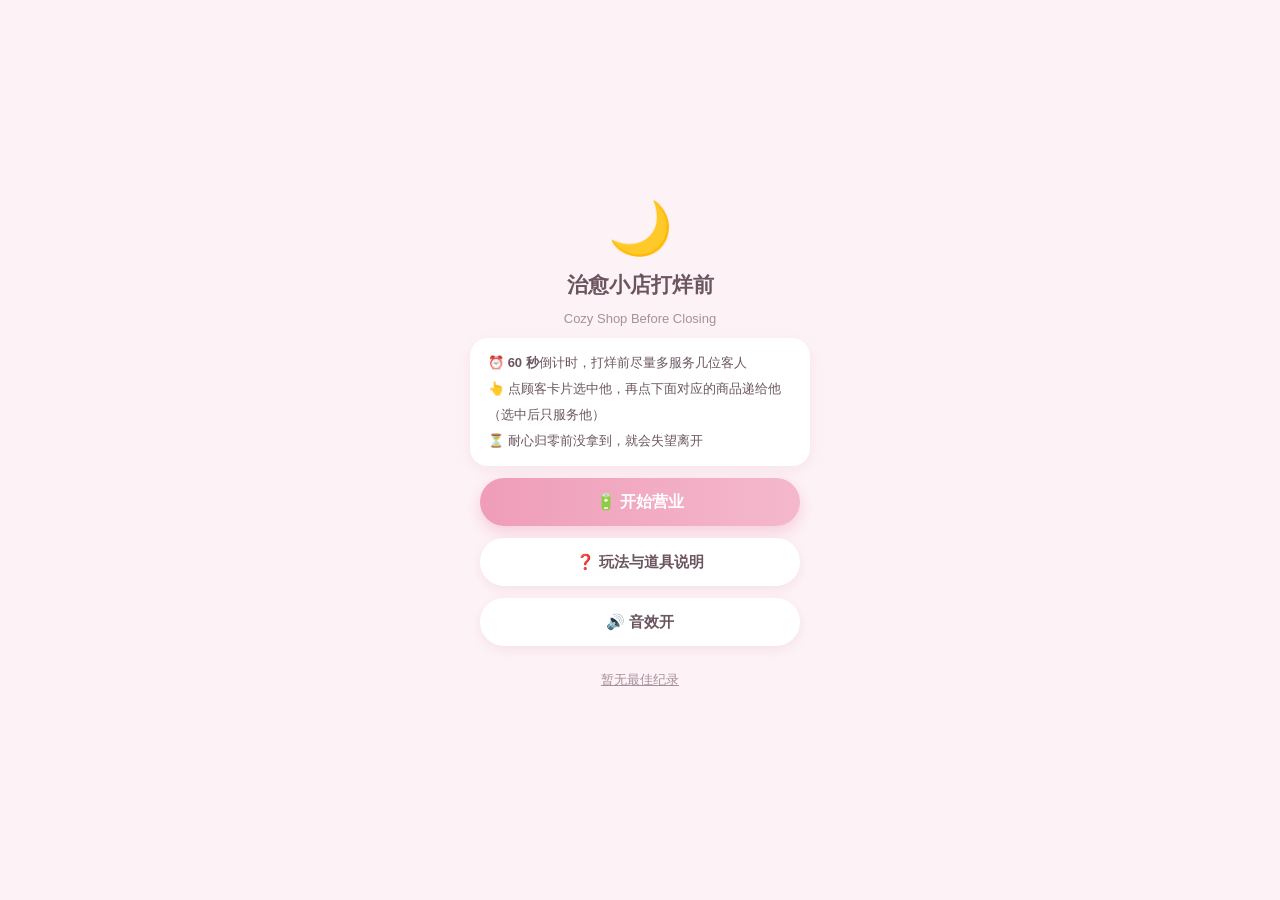
<file: cozy-shop-closing/index.html>
<!DOCTYPE html>
<html lang="zh-CN">
<head>
<meta charset="UTF-8" />
<meta name="viewport" content="width=device-width, initial-scale=1.0, viewport-fit=cover" />
<meta name="description" content="治愈小店打烊前——60秒粉彩治愈系小店经营小游戏，竖屏单手游玩。" />
<meta name="theme-color" content="#fdf3f6" />
<!-- 内联 data-URI favicon：不发任何外部请求，消除 favicon.ico 404（N1） -->
<link rel="icon" href="data:image/svg+xml,%3Csvg xmlns='http://www.w3.org/2000/svg' viewBox='0 0 100 100'%3E%3Ctext y='.9em' font-size='90'%3E🌙%3C/text%3E%3C/svg%3E" />
<title>治愈小店打烊前 · Cozy Shop Before Closing</title>
<style>
  :root {
    --bg-top: #fdf3f6;
    --bg-bottom: #f2f9f3;
    --card: #ffffff;
    --ink: #6b5560;
    --ink-soft: #a78f9b;
    --pink: #f9d3e0;
    --pink-deep: #ef9db8;
    --mint: #d6efe4;
    --mint-deep: #86cfb4;
    --butter: #fdeecb;
    --butter-deep: #f0ca82;
    --lavender: #e9e2f6;
    --danger: #e98a8a;
    --radius: 18px;
    --tap: 44px;
    --tap-lg: 48px;
    --text-key: 13px;
    --z-overlay: 100;
    --z-confirm: 200;
    --z-toast: 300;
    --ease-spring: cubic-bezier(.34,1.56,.64,1);
  }
  * { box-sizing: border-box; margin: 0; padding: 0; -webkit-tap-highlight-color: transparent; }
  html, body { height: 100%; } body { display: flex; align-items: center; justify-content: center; }
  body {
    font-family: -apple-system, BlinkMacSystemFont, "PingFang SC", "Hiragino Sans GB", "Microsoft YaHei", sans-serif;
    background: linear-gradient(180deg, var(--bg-top) 0%, var(--bg-bottom) 100%);
    color: var(--ink);
    font-size: 14px;
    overflow: hidden;
    user-select: none;
    -webkit-user-select: none;
  }
  button { font-family: inherit; color: inherit; border: none; cursor: pointer; min-height: var(--tap); }
  button:disabled { cursor: default; }

  #app {
    max-width: 420px; max-height: 920px;
    height: 100%;
    margin-inline: auto;
    display: flex;
    flex-direction: column;
    padding-block-start: calc(8px + env(safe-area-inset-top));
    padding-block-end: calc(8px + env(safe-area-inset-bottom));
    padding-inline: 12px;
  }

  /* ── 顶栏 ── */
  header { display: flex; align-items: center; flex-wrap: wrap; gap: 4px; }
  .shop-name { font-weight: 700; font-size: 16px; flex: 1; min-width: 0; overflow: hidden; display: -webkit-box; -webkit-line-clamp: 1; -webkit-box-orient: vertical; }
  .timer {
    background: var(--card);
    border-radius: 999px;
    padding: 6px 10px;
    font-size: 20px;
    font-weight: 700;
    box-shadow: 0 3px 10px rgba(214, 158, 180, 0.15);
  }
  .timer.low { color: var(--danger); animation: beat 1s ease-in-out infinite; }
  .icon-btn {
    flex: none;
    width: 44px; height: 44px;
    border-radius: 50%;
    background: var(--card);
    font-size: 15px;
    box-shadow: 0 3px 10px rgba(214, 158, 180, 0.15);
  }
  .icon-btn:active { transform: scale(0.92); }
  .stats { display: flex; flex-wrap: wrap; gap: 8px; margin-top: 8px; }
  .stat {
    flex: 1;
    background: var(--card);
    border-radius: 12px;
    padding: 6px 2px;
    text-align: center;
    font-size: 13px;
    color: var(--ink-soft);
    box-shadow: 0 3px 10px rgba(214, 158, 180, 0.1);
  }
  .stat b { display: block; font-size: 16px; color: var(--ink); }

  /* ── 提示条：独立一行，绝不遮住顾客卡片；服务行与提示行合并于此（P6）── */
  .toast-bar { min-height: 32px; display: flex; align-items: center; justify-content: center; padding: 3px 0; }
  #toast {
    background: rgba(107, 85, 96, 0.92);
    color: #fff;
    font-size: 13px;
    border-radius: 999px;
    padding: 6px 14px;
    opacity: 0;
    transition: opacity 0.25s ease;
    pointer-events: none;
    max-width: 100%;
    text-align: center;
    line-height: 1.4;
    white-space: nowrap;
    overflow: hidden;
    text-overflow: ellipsis;
  }
  #toast.show { opacity: 1; }

  /* ── 店内布景：窗、灯、货架、柜台（可压缩，56–72px）── */
  #scenery {
    position: relative;
    flex: 0 1 72px;
    min-height: 56px;
    border-radius: var(--radius);
    background: linear-gradient(180deg, #fdeef3 0%, #fdf6ee 55%, #eef7f0 100%);
    border: 1px solid rgba(255, 255, 255, 0.8);
    box-shadow: inset 0 2px 8px rgba(214, 158, 180, 0.12);
    overflow: hidden;
    margin-bottom: 8px;
    pointer-events: none;
  }
  .win {
    position: absolute; top: 6px; inset-inline-start: 14px;
    width: 56px; height: 36px;
    border-radius: 28px 28px 8px 8px;
    background: linear-gradient(180deg, #8fa8d8, #c9b8e0);
    border: 4px solid #fff;
    box-shadow: 0 3px 8px rgba(107, 85, 96, 0.18);
    display: flex; align-items: center; justify-content: center;
    font-size: 19px;
  }
  .win::after { content: "✦ ⋆ ✦"; position: absolute; top: 3px; inset-inline-end: 5px; font-size: 9px; color: #fff; }
  .lamp {
    position: absolute; top: 4px; left: 50%; transform: translateX(-50%);
    font-size: 22px; line-height: 1;
    filter: drop-shadow(0 0 8px rgba(240, 202, 130, 0.9));
  }
  .shelf {
    position: absolute; top: 6px; inset-inline-end: 10px; white-space: nowrap;
    background: #fff;
    border-radius: 10px;
    padding: 4px 7px;
    font-size: 16px;
    box-shadow: 0 3px 8px rgba(107, 85, 96, 0.15);
  }
  .floor-line { position: absolute; inset-inline: 0; bottom: 30px; height: 3px; background: rgba(255, 255, 255, 0.7); }
  .frame { position: absolute; left: 50%; transform: translateX(-50%); top: 34%; font-size: 22px; line-height: 1; filter: drop-shadow(0 2px 2px rgba(107, 85, 96, .25)); }
  .clock { position: absolute; inset-inline-end: 14px; top: 34%; font-size: 20px; line-height: 1; background: #fff; border: 1px solid #f3d9df; border-radius: 10px; padding: 3px 6px; box-shadow: 0 3px 8px rgba(107, 85, 96, 0.15); }
  .counter {
    position: absolute; inset-inline: 0; bottom: 0;
    height: 30px;
    background: linear-gradient(180deg, #e8b07f, #d99a63);
    display: flex; align-items: center; justify-content: center; flex-wrap: wrap; gap: 10px;
  }
  .counter .sign {
    background: #fff8ec;
    border-radius: 999px;
    padding: 3px 12px;
    font-size: 13px; font-weight: 700; color: #8a6a4f; animation: signGlow 3.4s ease-in-out infinite;
    box-shadow: 0 2px 6px rgba(0, 0, 0, 0.12);
  }
  .counter .deco { font-size: 18px; } @keyframes signGlow { 0%, 100% { filter: brightness(1); } 50% { filter: brightness(1.18); } } .text-btn { background: none; box-shadow: none; min-height: 44px; font-size: 13px; text-decoration: underline; color: var(--ink-soft); }

  /* ── 顾客队列：可滚动，挤压时先缩这里 ── */
  #queue {
    display: flex;
    flex-direction: column;
    gap: 8px;
    padding: 2px 0 8px;
    position: relative;
    flex: 1 1 auto;
    min-height: 0;
    overflow-y: auto;
    scrollbar-width: none;
  }
  #queue::-webkit-scrollbar { display: none; }
  .empty-hint {
    text-align: center;
    color: var(--ink-soft);
    font-size: 13px;
    line-height: 1.9;
    padding: 6px 0;
  }
  .empty-hint .lamps { font-size: 30px; }
  .customer {
    flex-shrink: 0;
    position: relative;
    display: flex;
    align-items: center;
    flex-wrap: wrap;
    gap: 10px;
    width: 100%;
    text-align: start;
    background: var(--card);
    border-radius: var(--radius);
    padding: 9px 12px;
    box-shadow: 0 4px 14px rgba(214, 158, 180, 0.16);
    animation: pop 0.25s ease;
  }
  .customer.selected {
    outline: 3px solid var(--pink-deep);
    background: #fff5f8;
    box-shadow: 0 0 0 5px rgba(239, 157, 184, 0.28), 0 8px 20px rgba(239, 157, 184, 0.5);
    transform: scale(1.02);
  }
  .customer.guide-target {
    outline: 3px solid #f0ca82;
    animation: guidePulse 1s ease-in-out infinite;
  }
  .customer.pulse-once { animation: pulseOnce 0.35s var(--ease-spring); }
  .customer.serve-pop { animation: servePop 0.25s var(--ease-spring); }
  .customer .avatar { display: flex; flex-direction: column; align-items: center; justify-content: center; width: 46px; flex: none; }
  .customer .av-emoji { font-size: 30px; line-height: 1.1; }
  .customer .cname { font-size: 13px; color: var(--ink-soft); margin-top: 1px; white-space: normal; text-align: center; line-height: 1.2; }
  .customer .info { flex: 1; min-width: 0; }
  .demand { display: flex; align-items: center; gap: 6px; margin-bottom: 6px; flex-wrap: wrap; }
  .bubble {
    display: inline-block;
    background: var(--butter);
    border-radius: 12px 12px 12px 4px;
    padding: 4px 10px;
    font-size: 15px;
    font-weight: 600;
  }
  .mini-badge {
    font-size: 13px; font-weight: 700; color: #fff;
    background: var(--pink-deep);
    border-radius: 999px; padding: 4px 9px;
  }
  .mini-badge.rare { background: #b388e0; }
  .mini-badge:empty { display: none; }
  .patience { height: 10px; background: #f4e4ea; border-radius: 4px; overflow: hidden; position: relative; } .tick50 { position: absolute; left: 50%; top: 0; bottom: 0; width: 2px; margin-left: -1px; background: rgba(107, 85, 96, 0.45); }
  .patience-row { display: flex; align-items: center; flex-wrap: wrap; gap: 8px; }
  .patience-row .patience { flex: 1; }
  .ptime {
    font-size: 14px; font-weight: 700; color: var(--ink-soft);
    min-width: 3ch; padding-inline: 4px; text-align: end; white-space: nowrap;
  }
  .patience-fill {
    height: 100%; width: 100%; border-radius: 4px;
    background: var(--mint-deep);
    transition: width 0.15s linear;
  }
  .customer.p-mid .patience-fill { background: var(--butter-deep); }
  .customer.p-low .patience-fill { background: var(--danger); }
  .customer.urgent .patience-fill { background: var(--danger); animation: blink 0.7s ease-in-out infinite; }
  .customer.urgent .ptime { color: var(--danger); font-size: 15px; }
  .customer.urgent .bubble { background: var(--pink); }
  .customer.urgent .patience-row { animation: urgentShake 0.45s ease-in-out infinite; }
  .customer.leaving { transition: opacity 0.32s ease, transform 0.32s ease, filter 0.32s ease; pointer-events: none; }
  .customer.leaving.happy { opacity: 0; transform: translateY(-14px) scale(0.96); }
  .customer.leaving.sad { opacity: 0; transform: translateY(10px) scale(0.96); filter: grayscale(0.9); }
  .guide-tag {
    position: absolute; top: -11px; inset-inline-end: 12px;
    background: var(--butter-deep); color: #7a5a2e;
    font-size: 13px; font-weight: 700;
    border-radius: 999px; padding: 2px 10px;
    box-shadow: 0 2px 6px rgba(0, 0, 0, 0.15);
  }
  .float-note {
    position: absolute; inset-inline-start: 50%; top: 38%;
    transform: translate(-50%, -50%);
    background: rgba(255, 255, 255, 0.95);
    border-radius: 999px; padding: 3px 10px;
    font-size: 15px; font-weight: 700; white-space: nowrap;
    box-shadow: 0 3px 10px rgba(214, 158, 180, 0.35);
    animation: floatUp 2.6s ease forwards;
    pointer-events: none; z-index: 3;
  }

  /* ── 新手引导 ── */
  #guide {
    display: none;
    flex: none;
    background: #fff8ec;
    border: 2px dashed var(--butter-deep);
    border-radius: 14px;
    padding: 8px 12px;
    font-size: 13px; line-height: 1.6;
    margin-bottom: 8px;
    text-align: center;
  }
  #guide.show { display: block; }
  #guide b { color: #c98a2e; }

  /* ── 底部操作栏：固定在最下方，永不移动 ── */
  #actionBar { flex: none; display: flex; flex-direction: column; }
  .item-legend { font-size: 13px; color: var(--ink-soft); margin: 0 2px 6px; line-height: 1.5; }
  #items { display: flex; gap: 8px; flex-wrap: wrap; margin-bottom: 8px; }
  .item-btn {
    flex: 1 1 30%;
    min-width: 0;
    min-height: 64px;
    border-radius: 14px;
    background: var(--lavender);
    display: flex; flex-direction: column; align-items: center; justify-content: center; gap: 2px;
    padding: 6px 4px;
    transition: transform 0.08s ease, opacity 0.2s ease;
  }
  .item-btn:active { transform: scale(0.95); }
  .item-btn.empty { opacity: 0.45; filter: grayscale(0.7); }
  .item-btn:disabled { opacity: 0.4; filter: grayscale(0.8); }
  .item-btn .itop { display: flex; align-items: center; flex-wrap: wrap; justify-content: center; gap: 3px; }
  .item-btn .big { font-size: 20px; }
  .item-btn .iname { font-size: 13px; font-weight: 700; }
  .item-btn .count {
    background: var(--pink-deep); color: #fff;
    font-size: 13px; line-height: 1; padding: 2px 6px; border-radius: 999px;
  }
  .item-btn .ieffect { font-size: 13px; color: var(--ink-soft); line-height: 1.3; text-align: center; }
  .item-btn.shake { animation: shake 0.3s ease; }

  /* ── 商品 ── */
  #products { display: flex; gap: 8px; flex-wrap: wrap; }
  .product-btn {
    flex: 1; min-height: 68px; border-radius: var(--radius);
    display: flex; flex-direction: column; align-items: center; justify-content: center; gap: 2px;
    font-size: 13px; font-weight: 700;
    box-shadow: 0 4px 12px rgba(214, 158, 180, 0.2);
    transition: transform 0.08s ease, box-shadow 0.2s ease;
  }
  .product-btn:active { transform: scale(0.95); }
  .product-btn .big { font-size: 26px; }
  .product-btn .coin { font-weight: 400; font-size: 13px; color: var(--ink-soft); }
  .product-btn.match { box-shadow: 0 0 0 3px var(--pink-deep), 0 4px 12px rgba(239, 157, 184, 0.5); }
  .product-btn.guide-pulse { animation: guidePulse 1s ease-in-out infinite; }
  .product-btn.squash { animation: squash 0.14s var(--ease-spring); }
  .p-flower { background: var(--pink); }
  .p-tea { background: var(--mint); }
  .p-bread { background: var(--butter); }
  .product-btn.shake { animation: shake 0.3s ease; }

  /* ── 覆盖层：开始 / 暂停 / 说明 / 确认 / 结算 ── */
  .overlay {
    position: fixed; inset: 0; z-index: var(--z-overlay);
    background: #fdf3f6;
    display: flex; flex-direction: column; align-items: center; justify-content: center;
    gap: 12px; padding: 24px; text-align: center;
  }
  .overlay.hidden { display: none; }
  .overlay .moon { font-size: 52px; }
  .overlay h1 { font-size: 21px; }
  .overlay .sub { font-size: 13px; color: var(--ink-soft); }
  .overlay .rules {
    font-size: 13px; line-height: 2; color: var(--ink);
    background: var(--card); border-radius: var(--radius);
    padding: 12px 18px; box-shadow: 0 4px 14px rgba(214, 158, 180, 0.16);
    text-align: start; max-width: 340px;
  }
  .primary-btn {
    min-width: 200px; width: 100%; max-width: 320px; min-height: 44px; height: 48px; border-radius: 999px;
    padding-inline: 16px;
    background: linear-gradient(90deg, var(--pink-deep), #f4b8cd);
    color: #fff; font-size: 16px; font-weight: 700;
    box-shadow: 0 6px 16px rgba(239, 157, 184, 0.45);
    transition: transform 0.08s ease;
  }
  .primary-btn:active { transform: scale(0.96); }
  .secondary-btn {
    min-width: 200px; width: 100%; max-width: 320px; min-height: 44px; height: 48px; border-radius: 999px;
    padding-inline: 16px;
    background: var(--card); font-size: 15px; font-weight: 700;
    box-shadow: 0 4px 12px rgba(214, 158, 180, 0.2);
  }
  .secondary-btn:active { transform: scale(0.96); }
  .result-card { display: flex; flex-direction: column; align-items: center; gap: 10px; width: 100%; }
  .res-best { font-size: 13px; font-weight: 700; }
  .res-basis { font-size: 13px; color: var(--ink-soft); }
  .result-grid { display: grid; grid-template-columns: 1fr 1fr; gap: 10px; width: 100%; max-width: 300px; }
  .result-cell { background: var(--card); border-radius: 14px; padding: 10px 4px; box-shadow: 0 4px 12px rgba(214, 158, 180, 0.14); }
  .result-cell b { display: block; font-size: 22px; }
  .result-cell span { font-size: 13px; color: var(--ink-soft); }
  .result-lines { width: 100%; max-width: 320px; font-size: 13px; line-height: 1.9; text-align: start; background: var(--card); border-radius: 14px; padding: 10px 14px; box-shadow: 0 4px 12px rgba(214, 158, 180, 0.14); }
  .stars { font-size: 26px; letter-spacing: 2px; }
  .rating-label { font-size: 16px; font-weight: 700; }

  #confirmOverlay { background: rgba(107, 85, 96, 0.55); z-index: var(--z-confirm); }
  .confirm-box { background: var(--card); border-radius: var(--radius); padding: 20px; width: 100%; max-width: min(320px, calc(100vw - 32px)); box-shadow: 0 8px 24px rgba(214, 158, 180, 0.3); display: flex; flex-direction: column; gap: 12px; align-items: center; }
  .confirm-box h2 { font-size: 16px; }
  .confirm-box p { font-size: 14px; line-height: 1.7; color: var(--ink); text-align: center; }
  .confirm-box .row { display: flex; flex-direction: column; gap: 10px; width: 100%; }
  .confirm-box .row button { flex: none; width: 100%; height: 48px; border-radius: 999px; font-size: 15px; font-weight: 700; }
  .confirm-yes { background: linear-gradient(90deg, var(--pink-deep), #f4b8cd); color: #fff; }
  .confirm-yes:disabled { opacity: 0.45; filter: grayscale(0.6); }
  .confirm-no { background: #f4e4ea; }

  /* NEW-1: result overlay scrolls + safe centering; compact card on short screens */
  #resultOverlay{overflow-y:auto;justify-content:flex-start}
  #resultOverlay>*{flex-shrink:0}
  #resultOverlay .result-card{margin-block-start:auto}
  #resultOverlay #resultHomeBtn{margin-block-end:auto}
  @media (max-height:700px){
    #resultOverlay{padding:12px;gap:8px}
    #resultOverlay .moon{font-size:34px}
    #resultOverlay h1{font-size:18px}
    #resultOverlay .result-card{gap:6px}
    #resultOverlay .cozy-modal-card{padding:12px 16px}
    #resultOverlay .stars{font-size:22px}
    #resultOverlay .result-cell{padding:6px 4px}
    #resultOverlay .result-lines{line-height:1.6}
  }
  
  
    /* ── cozy- 组件：借自 µCSS 四组件 + 变量 token 风格，仅取结构，cozy- 前缀，粉彩重映射，未用变体已删（约 2.5KB）──
   * modal：dialog 尺寸变体 + 关闭钮 → .cozy-modal（半透明遮罩 + 居中卡片，结算用；确认框沿用同款遮罩与卡片形制）
   * toast：固定定位通知容器 → .cozy-toast（本游戏改为独立行内提示条，取其 pill 形态）
   * progress：accent-color 色带 → .cozy-progress / .cozy-progress-fill（耐心条三色带）
   * badge：pill 内联徽标 → .cozy-badge（顾客卡片上的稀客/已选中徽标）
   * var：<var> 斜体代码风 → .cozy-var（变量 token 样式） */
  .cozy-modal { position: fixed; inset: 0; z-index: var(--z-confirm); display: flex; flex-direction: column; align-items: center; justify-content: center; gap: 12px; padding: 24px; background: rgba(107, 85, 96, 0.55); text-align: center; }
  .cozy-modal-card { background: var(--card); border-radius: var(--radius); box-shadow: 0 8px 24px rgba(214, 158, 180, 0.3); padding: 20px; width: 100%; max-width: min(340px, calc(100vw - 32px)); }
  .cozy-toast { background: rgba(107, 85, 96, 0.92); color: #fff; font-size: 13px; border-radius: 999px; padding: 6px 14px; max-width: 100%; text-align: center; line-height: 1.4; white-space: nowrap; overflow: hidden; text-overflow: ellipsis; }
  .cozy-progress { height: 10px; background: #f4e4ea; border-radius: 4px; overflow: hidden; }
  .cozy-progress-fill { height: 100%; width: 100%; border-radius: 4px; background: var(--mint-deep); transition: width 0.15s linear; }
  .customer.p-mid .cozy-progress-fill { background: var(--butter-deep); }
  .customer.p-low .cozy-progress-fill { background: var(--danger); }
  .customer.urgent .cozy-progress-fill { background: var(--danger); animation: blink 0.7s ease-in-out infinite; }
  .cozy-badge { display: inline-flex; align-items: center; justify-content: center; font-size: 13px; font-weight: 700; color: #fff; background: var(--pink-deep); border-radius: 999px; padding: 4px 9px; }
  .cozy-badge.rare { background: #b388e0; }
  .cozy-var { font-family: inherit; font-style: italic; font-size: 0.875em; padding: 0.125rem 0.375rem; border-radius: 4px; background: var(--butter); color: var(--ink); line-height: initial; }

  @keyframes pop { from { opacity: 0; transform: translateY(10px) scale(0.97); } to { opacity: 1; transform: none; } }
  @keyframes floatUp { 0% { opacity: 1; transform: translate(-50%, -50%); } 70% { opacity: 1; transform: translate(-50%, -130%); } 100% { opacity: 0; transform: translate(-50%, -170%); } }
  @keyframes beat { 0%, 100% { transform: scale(1); } 50% { transform: scale(1.08); } }
  @keyframes blink { 0%, 100% { opacity: 1; } 50% { opacity: 0.35; } }
  @keyframes shake { 0%, 100% { transform: translateX(0); } 25% { transform: translateX(-4px); } 75% { transform: translateX(4px); } }
  @keyframes urgentShake { 0%, 100% { transform: translateX(0); } 25% { transform: translateX(-2px); } 75% { transform: translateX(2px); } }
  @keyframes guidePulse { 0%, 100% { box-shadow: 0 0 0 3px rgba(240, 202, 130, 0.55); } 50% { box-shadow: 0 0 0 7px rgba(240, 202, 130, 0.15); } }
  @keyframes pulseOnce { 0% { transform: scale(1); } 40% { transform: scale(1.05); } 100% { transform: scale(1); } }
  @keyframes squash { 0% { transform: scale(1); } 50% { transform: scale(1.06); } 100% { transform: scale(0.94); } }
  @keyframes servePop { 0% { transform: scale(1); } 40% { transform: scale(1.06); } 100% { transform: scale(1); } }
  @media (prefers-reduced-motion: reduce) {
    .customer.urgent .patience-fill, .counter .sign, .customer.urgent .cozy-progress-fill, .customer.urgent .patience-row, .timer.low, .shake, .guide-pulse, .customer.guide-target, .product-btn.guide-pulse, .customer.pulse-once, .product-btn.squash, .customer.serve-pop { animation: none !important; }
  }
</style>
</head>
<body>
  <div id="app">
    <header>
      <div class="shop-name" data-i18n="app.shopName">🌙 治愈小店</div>
      <div class="timer" id="timer">⏰ 60s</div>
      <button class="icon-btn" id="pauseBtn" aria-label="暂停" data-i18n-aria="aria.pause">⏸️</button>
      <button class="icon-btn" id="headerRestartBtn" aria-label="重新开始" data-i18n-aria="aria.restart">🔁</button>
      <button class="icon-btn" id="helpBtn" aria-label="玩法说明" data-i18n-aria="aria.help">❓</button>
    </header>
    <div class="stats">
      <div class="stat"><span data-i18n="stat.coins">🪙 金币</span><b id="statCoins">0</b></div>
      <div class="stat"><span data-i18n="stat.warmth">💗 暖心</span><b id="statWarmth">0</b></div>
      <div class="stat"><span data-i18n="stat.left">🚶 离开</span><b id="statLeft">0</b></div>
    </div>
    <div class="toast-bar"><div id="toast" class="cozy-toast" role="status" aria-live="polite"></div></div>
    <div id="scenery" aria-hidden="true">
      <div class="win">🌙</div>
      <div class="lamp">💡</div><div class="frame">🖼️</div><div class="clock">🕰️</div>
      <div class="shelf">🫙 🌸 🍵</div>
      <div class="floor-line"></div>
      <div class="counter"><span class="deco">🧸</span><span class="sign">🌙 打烊前 · 欢迎光临</span><span class="deco">🪴</span></div>
    </div>
    <main id="queue">
      <div class="empty-hint"><div class="lamps">🪟🕯️🧸</div>小店很安静，顾客马上就来…</div>
    </main>
    <div id="guide"></div>
    <footer id="actionBar">
      <div class="item-legend" data-i18n="legend">⚡ 耐心过半服务 +2 金币 · 点卡片选中，暖心值翻倍</div>
      <div id="items"></div>
      <div id="products"></div>
    </footer>
  </div>

  <!-- 开始界面 -->
  <div class="overlay" id="startOverlay">
    <div class="moon">🌙</div>
    <h1 data-i18n="start.title">治愈小店打烊前</h1>
    <div class="sub" data-i18n="start.sub">Cozy Shop Before Closing</div>
    <div class="rules" data-i18n-html="start.rules">
      ⏰ <b>60 秒</b>倒计时，打烊前尽量多服务几位客人<br />
      👆 点顾客卡片选中他，再点下面对应的商品递给他（选中后只服务他）<br />
      ⏳ 耐心归零前没拿到，就会失望离开
    </div>
    <button class="primary-btn" id="startBtn" data-i18n="start.startBtn">🔋 开始营业</button>
    <button class="secondary-btn" id="startHelpBtn" data-i18n="start.helpBtn">❓ 玩法与道具说明</button> <button class="secondary-btn" id="startMuteBtn" data-i18n="pause.muteOn">🔊 音效开</button> <button class="text-btn" id="clearBestBtn" data-i18n="clearBest.btn">🧹 清除最佳纪录</button>
  </div>

  <!-- 暂停界面 -->
  <div class="overlay hidden" id="pauseOverlay">
    <div class="moon">⏸️</div>
    <h1 data-i18n="pause.title">已暂停</h1>
    <div class="sub" id="pauseNote" data-i18n="pause.note">计时已停下，慢慢来～</div>
    <button class="primary-btn" id="resumeBtn" data-i18n="pause.resume">▶️ 继续营业</button>
    <button class="secondary-btn" id="pauseRestartBtn" data-i18n="pause.restart">🔁 重新开始</button>
    <button class="secondary-btn" id="pauseHelpBtn" data-i18n="pause.help">❓ 玩法说明</button>
    <button class="secondary-btn" id="muteBtn" data-i18n="pause.muteOn">🔊 音效开</button>
  </div>

  <!-- 玩法说明 -->
  <div class="overlay hidden" id="helpOverlay">
    <div class="moon">❓</div>
    <h1 data-i18n="help.title">玩法说明</h1>
    <div class="rules" data-i18n-html="help.rules">
      👆 点顾客卡片可选中（高亮），选中后再服务，<b>暖心值翻倍</b><br />
      🎯 选中后只服务他（点错商品也不会服务别人）；没选中时，自动服务最着急的、想要该商品的客人，服务时会告诉你服务了谁<br />
      ⚡ 剩余耐心一半以上时服务，<b>多得 +2 金币</b>；耐心条中间有一道 50% 刻度，帮你判断；不足一半时没有神速奖励，快递小哥送出时同样按此规则结算<br />
      🦄 稀客偶尔光临，每局最多 1 位，服务他<b>金币翻倍</b><br />
      💗 暖心值基础 +5：选中服务再 +5，稀客再 +5；满 30 / 60 只是里程碑（各记一次），不补道具<br />
      ⏳ 耐心归零会失望离开；耐心条变红并出现 ⚠️ 时要抓紧<br />
      🛵 快递小哥：立即完成 1 位（按服务成功结算，含神速奖励） · 💡 暖灯：一位 +6 秒<br />
      🌿 清新香薰：全体 +3 秒 · 每服务 5 单随机补 1 个道具（每种最多 2 个）<br />⭐ 评级：5★ 服务≥12 且离开≤2，或服务≥14 且离开≤3；4★ 服务≥10 且离开≤3，或服务≥12；3★ 服务≥7；2★ 服务≥4；其余 1★
    </div>
    <button class="primary-btn" id="helpCloseBtn" data-i18n="help.close">知道了</button>
  </div>

  <!-- 道具 / 重开确认 -->
  <div class="overlay hidden" id="confirmOverlay" role="dialog" aria-modal="true" aria-labelledby="confirmTitle">
    <div class="confirm-box">
      <h2 id="confirmTitle" data-i18n="confirm.title">确认使用？</h2>
      <p id="confirmBody"></p>
      <div class="row">
        <button class="confirm-no" id="confirmNo" data-i18n="confirm.cancel">取消</button>
        <button class="confirm-yes" id="confirmYes" data-i18n="confirm.use">确认使用</button>
      </div>
    </div>
  </div>

  <!-- 结算界面：半透明遮罩 + 结果卡片 + 两枚并列全宽按钮 -->
  <div class="overlay hidden cozy-modal" id="resultOverlay">
    <div class="result-card cozy-modal-card">
      <div class="moon">🌙</div>
      <h1 data-i18n="result.title">打烊啦，今天辛苦了</h1>
      <div class="stars" id="resStars">★★★★★</div>
      <div class="rating-label" id="resRating">金牌店主</div>
      <div class="result-grid">
        <div class="result-cell"><b id="resServed">0</b><span data-i18n="result.served">服务单数</span></div>
        <div class="result-cell"><b id="resCoins">0</b><span data-i18n="result.coins">金币</span></div>
        <div class="result-cell"><b id="resWarmth">0</b><span data-i18n="result.warmth">暖心值</span></div>
        <div class="result-cell"><b id="resLeft">0</b><span data-i18n="result.left">离开顾客</span></div>
      </div>
      <div class="res-best" id="resBest"></div>
      <div class="res-basis" id="resBasis"></div>
      <div class="result-lines" id="resLines"></div>
    </div>
    <button class="primary-btn" id="restartBtn" data-i18n="result.restart">🔁 再来一局</button>
    <button class="secondary-btn" id="resultHomeBtn" data-i18n="result.home">🏠 返回开始</button>
  </div>

<script>
(function () {
  "use strict";

  /* ============================================================
   * 广告 SDK 适配器 —— 全文件唯一广告注入点。
   * 默认 enabled = false：完全 no-op，不加载任何 SDK、不发任何外部请求。
   * 接入广告平台时：把 enabled 改为 true，并给下面两个钩子赋上平台实现：
   *   interstitial: async () => void   插屏，仅在「结算屏 → 再来一局」之间调用
   *   rewarded:     async () => bool   激励（预留钩子）：当前界面没有任何入口，
   *                                     不会被调用；如需接入请在结算屏自行添加真实入口
   * 游戏进行中不存在任何广告调用。
   * ============================================================ */
  const AdAdapter = {
    enabled: false,
    interstitial: null,
    rewarded: null,
    async showInterstitial() {
      if (!this.enabled || !this.interstitial) return;
      try { await this.interstitial(); } catch (e) { /* 广告失败不阻断游戏 */ }
    },
    async showRewarded() {
      if (!this.enabled || !this.rewarded) return false;
      try { return await this.rewarded(); } catch (e) { return false; }
    },
  };
  window.AdAdapter = AdAdapter; // 供宿主页面接入时赋值

  /* ── i18n 结构（P11）：中文界面不变，只做结构。zh-CN 为完整默认词典；
   * 其余 9 种语言为空壳（无翻译、无语言切换 UI、无代码分支）。zh-TW 与 zh-HK 为独立空壳。 */
  const LOCALES = {
    "zh-CN": {
      "app.shopName": "🌙 治愈小店",
      "stat.coins": "🪙 金币", "stat.warmth": "💗 暖心", "stat.left": "🚶 离开",
      "legend": "⚡ 耐心过半服务 +2 金币 · 点卡片选中，暖心值翻倍",
      "aria.pause": "暂停", "aria.restart": "重新开始", "aria.help": "玩法说明",
      "start.title": "治愈小店打烊前", "start.sub": "Cozy Shop Before Closing",
      "start.rules": "⏰ <b>60 秒</b>倒计时，打烊前尽量多服务几位客人<br />👆 点顾客卡片选中他，再点下面对应的商品递给他（选中后只服务他）<br />⏳ 耐心归零前没拿到，就会失望离开",
      "start.startBtn": "🔋 开始营业", "start.helpBtn": "❓ 玩法与道具说明",
      "pause.title": "已暂停", "pause.note": "计时已停下，慢慢来～",
      "pause.noteAuto": "已自动暂停（你切走了页面），计时已停下，回来点继续～",
      "pause.resume": "▶️ 继续营业", "pause.restart": "🔁 重新开始", "pause.help": "❓ 玩法说明",
      "pause.muteOn": "🔊 音效开", "pause.muteOff": "🔇 音效关",
      "help.title": "玩法说明",
      "help.rules": "👆 点顾客卡片可选中（高亮），选中后再服务，<b>暖心值翻倍</b><br />🎯 选中后只服务他（点错商品也不会服务别人）；没选中时，自动服务最着急的、想要该商品的客人，服务时会告诉你服务了谁<br />⚡ 剩余耐心一半以上时服务，<b>多得 +2 金币</b>；耐心条中间有一道 50% 刻度，帮你判断；不足一半时没有神速奖励，快递小哥送出时同样按此规则结算<br />🦄 稀客偶尔光临，每局最多 1 位，服务他<b>金币翻倍</b><br />💗 暖心值基础 +5：选中服务再 +5，稀客再 +5；满 30 / 60 只是里程碑（各记一次），不补道具<br />⏳ 耐心归零会失望离开；耐心条变红并出现 ⚠️ 时要抓紧<br />🛵 快递小哥：立即完成 1 位（按服务成功结算，含神速奖励） · 💡 暖灯：一位 +6 秒<br />🌿 清新香薰：全体 +3 秒 · 每服务 5 单随机补 1 个道具（每种最多 2 个）<br />⭐ 评级：5★ 服务≥12 且离开≤2，或服务≥14 且离开≤3；4★ 服务≥10 且离开≤3，或服务≥12；3★ 服务≥7；2★ 服务≥4；其余 1★",
      "help.close": "知道了",
      "confirm.title": "确认使用？", "confirm.cancel": "取消", "confirm.use": "确认使用", "confirm.restart": "重新开始",
      "confirm.restartTitle": "重新开始？", "confirm.restartBody": "当前这局的进度会清空，重新开始 60 秒营业。",
      "confirm.itemTitle": "使用{emoji}{name}？",
      "confirm.courier": "🛵 送出 {emoji}{name}（想要{wish}，剩 {remain}秒，耐心 {pct}%）：+{coins}🪙{speed} 💗+{warm}",
      "confirm.courierSpeed": "（+2神速）",
      "confirm.lamp": "💡 给 {emoji}{name}（想要{wish}，剩 {remain}秒）的耐心 +{gain} 秒",
      "confirm.lampFull": "{emoji}{name}现在耐心是满的，先留着吧",
      "confirm.herb": "🌿 清新香薰：{parts}", "confirm.herbFull": "大家的耐心都是满的，先留着吧",
      "confirm.noCustomer": "⏳ 还没有顾客进店，{emoji} 先留着吧～",
      "result.title": "打烊啦，今天辛苦了", "result.restart": "🔁 再来一局", "result.home": "🏠 返回开始",
      "result.served": "服务单数", "result.coins": "金币", "result.warmth": "暖心值", "result.left": "离开顾客",
      "result.best": "🏆 历史最佳：服务 {served} 单 · {coins} 金币", "result.bestNew": "🎉 新纪录！", "clearBest.btn": "🧹 清除最佳纪录", "clearBest.empty": "暂无最佳纪录", "clearBest.title": "清除最佳纪录？", "clearBest.body": "将删除本机保存的历史最佳（服务 {served} 单 · {coins} 金币），以后重新累计。", "clearBest.emptyBody": "还没有保存的最佳纪录。",
      "result.basis": "{served}单 · {left}位离开 · {coins}金币 · 暖心{warmth} → {stars}★{waiting}",       "result.basisWaiting": " · 未服务{n}位",
      "result.leftLine": "🚶 离开的客人：耐心耗尽后失望离开，共 {left} 位。离开会计入评级，想拿高星就别让客人等到归零。",
      "result.waiting": "🌙 打烊时还有 {n} 位客人未服务，他们随打烊散去了（不计入离开，不影响评级）。",
      "result.tipLine": "💡 下次试试：{tip}",
      "rating.5": "金牌店主", "rating.4": "暖心店主", "rating.3": "熟练店员", "rating.2": "新手店主", "rating.1": "手忙脚乱",
      "product.flower": "鲜花", "product.tea": "热茶", "product.bread": "面包",
      "wish.flower": "我想要一束 🌸", "wish.tea": "想喝杯热 🍵", "wish.bread": "好想吃 🍞 呀",
      "wishName.flower": "鲜花🌸", "wishName.tea": "热茶🍵", "wishName.bread": "面包🍞",
      "item.courier": "快递小哥", "item.lamp": "暖灯", "item.herb": "清新香薰",
      "itemEffect.courier": "立即完成 1 位", "itemEffect.lamp": "一位耐心 +6 秒", "itemEffect.herb": "全体耐心 +3 秒",
      "item.aria": "{name}：{effect}",
      "avatar.rabbit": "兔兔", "avatar.cat": "猫猫", "avatar.child": "小朋友", "avatar.grandma": "奶奶",
      "avatar.bear": "熊熊", "avatar.fox": "狐狸", "avatar.panda": "熊猫", "avatar.duck": "小黄鸭", "avatar.dog": "狗狗", "avatar.frog": "青蛙", "avatar.koala": "考拉", "avatar.pig": "小猪", "avatar.lion": "狮子", "avatar.rare": "独角兽稀客",
      "customer.selectAria": "{name}想要{wish}，点按选中",
      "badge.rare": "✨ 稀客 · 金币翻倍", "badge.selected": "✓ 已选中",
      "guide.step1": "👆 <b>第一步：</b>点上面发光的顾客卡片，选中他",
      "guide.step2": "✅ 选好了！<b>第二步：</b>点下面发光的商品递给他，只服务他",
      "guide.tag1": "① 点我选中", "guide.tag2": "② 点下面发光的商品",
      "emptyHint": "<div class=\"lamps\">🪟🕯️🧸</div>小店很安静，顾客马上就来…",
      "serve.thanks": "谢谢你！💗", "serve.waitTooLong": "等太久了…💨", "float.left": "💨 失望走了",
      "float.served": "+{coins}🪙{speed}{rare} 💗+{warm}",
      "toast.selected": "已选中 {emoji}{name}：他想要{wish}",
      "toast.served": "{courier}{emoji}{name} +{coins}🪙{speed} 💗+{warm}{restock}",
      "toast.firstOrder": "🎉首单完成！",
      "toast.left": "😞 {emoji}{name}：等太久，失望离开了",
      "toast.wrongProduct": "{emoji}{name}想要的是{wish}，不是{product}",
      "toast.noCustomerForProduct": "暂时没有顾客想要{product}～",
      "toast.itemEmpty": "{emoji} {name}已用完，每成功服务 5 单随机补 1 个",
      "toast.noCustomerYet": "⏳ 还没有顾客进店，{emoji} 先留着吧～",
      "toast.lampFull": "{emoji}{name}现在耐心是满的，先留着吧",
      "toast.herbFull": "大家的耐心都是满的，先留着吧",
      "toast.lampGain": "💡 {emoji}{name}：耐心 +{gain}秒",
      "toast.herbGain": "🌿 清新香薰：{parts}",
      "toast.itemEmptyShort": "道具已用完，先留着吧～",
      "tip.leave": "耐心条变红并出现 ⚠️ 时，先服务那位客人，别让他等到归零。",
      "tip.serve": "点顾客卡片选中他再服务，暖心值翻倍；剩余耐心一半以上服务，还能多得 +2 金币。",
      "tip.restock": "道具用完了也别急：每服务 5 单会随机补 1 个；暖灯留给最着急的客人，效果最好。",
      "tip.keep": "保持这个节奏，下一局争取 12 单以上，冲击五颗星！", "tip.leaveMany": "这局走了 {left} 位客人：耐心条变红并出现 ⚠️ 时，先服务那位客人，别让他等到归零。", "tip.speed": "这局只服务了 {served} 单：点卡片选中再服务，暖心翻倍；耐心过半时服务，还能多得 +2 金币。", "tip.perfect": "一局下来没有客人离开，节奏刚刚好！下一局继续保持，冲击更高分。"
    },
    "zh-TW": {}, "zh-HK": {}, "en": {}, "ja": {}, "ko": {}, "es": {}, "fr": {}, "de": {}, "pt": {}, "ru": {}
  };
  const LANG = "zh-CN";
  function t(key, vars) {
    let s = (LOCALES[LANG] && LOCALES[LANG][key]) || key;
    if (vars) for (const k in vars) s = s.split("{" + k + "}").join(String(vars[k]));
    return s;
  }
  function applyI18n() {
    document.querySelectorAll("[data-i18n]").forEach(function (el) { el.textContent = t(el.dataset.i18n); });
    document.querySelectorAll("[data-i18n-html]").forEach(function (el) { el.innerHTML = t(el.dataset.i18nHtml); });
    document.querySelectorAll("[data-i18n-aria]").forEach(function (el) { el.setAttribute("aria-label", t(el.dataset.i18nAria)); });
  }

  /* ── 配置 ── */
  const GAME_SECONDS = 60;      // 打烊倒计时
  const QUEUE_MAX = 3;          // 同时等待的顾客上限
  const PATIENCE_MIN = 11;      // 顾客耐心区间（秒）
  const PATIENCE_MAX = 14;
  const RARE_CHANCE = 0.04;     // 稀客出现概率
  const RARE_MIN = 12;          // 稀客耐心区间（秒）
  const RARE_MAX = 14;
  const SPAWN_MIN = 2.8;        // 顾客到店间隔（秒）
  const SPAWN_MAX = 4.2;
  const SPAWN_FIRST = 0.5;      // 第一位顾客到店时间（秒）
  const SERVE_WARMTH = 5;       // 每单暖心值基础（选中 / 稀客各再 +5，无上限、无隐藏 cap）
  const RESTOCK_EVERY = 5;      // 每成功服务 N 单补 1 个随机道具
  const ITEM_CAP = 2;           // 道具上限
  const ITEM_START = 1;         // 每种道具开局数量
  const LAMP_SECONDS = 6;       // 暖灯：一位顾客耐心 +6 秒
  const HERB_SECONDS = 3;       // 清新香薰：全体顾客耐心 +3 秒
  const SPEED_BONUS = 2;        // 神速奖励：剩余耐心不低于一半时服务，多得 2 金币
  const SPEED_THRESHOLD = 0.5;
  const WARMTH_MILESTONES = [30, 60]; // 暖心值满 30 / 60 只记一次，不再额外补道具（每 5 单只补 1 个）
  // 金币没有消费出口：金币只是结算分数与历史最佳纪录，不设任何兑换。

  const PRODUCTS = [
    { id: "flower", name: t("product.flower"), emoji: "🌸", coin: 8 },
    { id: "tea",    name: t("product.tea"), emoji: "🍵", coin: 6 },
    { id: "bread",  name: t("product.bread"), emoji: "🍞", coin: 7 },
  ];
  const WISH_TEXT = { flower: t("wish.flower"), tea: t("wish.tea"), bread: t("wish.bread") };
  const WISH_NAME = { flower: t("wishName.flower"), tea: t("wishName.tea"), bread: t("wishName.bread") };
  const ITEMS = [
    { id: "courier", name: t("item.courier"), emoji: "🛵", effect: t("itemEffect.courier") },
    { id: "lamp",    name: t("item.lamp"), emoji: "💡", effect: t("itemEffect.lamp") },
    { id: "herb",    name: t("item.herb"), emoji: "🌿", effect: t("itemEffect.herb") },
  ];
  const AVATARS = [
    { emoji: "🐰", name: t("avatar.rabbit") }, { emoji: "🐱", name: t("avatar.cat") },
    { emoji: "🧒", name: t("avatar.child") }, { emoji: "👵", name: t("avatar.grandma") },
    { emoji: "🐻", name: t("avatar.bear") }, { emoji: "🦊", name: t("avatar.fox") },
    { emoji: "🐼", name: t("avatar.panda") }, { emoji: "🐥", name: t("avatar.duck") }, { emoji: "🐶", name: t("avatar.dog") }, { emoji: "🐸", name: t("avatar.frog") }, { emoji: "🐨", name: t("avatar.koala") }, { emoji: "🐷", name: t("avatar.pig") }, { emoji: "🦁", name: t("avatar.lion") },
  ];
  const RARE = { emoji: "🦄", name: t("avatar.rare") };

  const rand = (a, b) => a + Math.random() * (b - a);
  const $ = (id) => document.getElementById(id);
  const nowMs = () => performance.now();
  function fmtSec(s) { const v = Math.round(s * 10) / 10; return v % 1 === 0 ? String(v) : String(v); }
  const REDUCED = !!(window.matchMedia && matchMedia("(prefers-reduced-motion: reduce)").matches);

  /* ── 音效（P10）：WebAudio 合成短音，无外部文件，默认开，暂停屏可静音，localStorage 记住 ── */
  let audioCtx = null;
  let muted = false;
  try { muted = localStorage.getItem("cozyShopMuted") === "1"; } catch (e) {}
  function beep(freq, durMs, slideTo) {
    if (muted) return;
    try {
      if (!audioCtx) audioCtx = new (window.AudioContext || window.webkitAudioContext)();
      if (audioCtx.state === "suspended") audioCtx.resume();
      const osc = audioCtx.createOscillator(); const gain = audioCtx.createGain();
      osc.type = "sine"; osc.frequency.setValueAtTime(freq, audioCtx.currentTime);
      if (slideTo) osc.frequency.exponentialRampToValueAtTime(slideTo, audioCtx.currentTime + durMs / 1000);
      gain.gain.setValueAtTime(0.12, audioCtx.currentTime);
      gain.gain.exponentialRampToValueAtTime(0.001, audioCtx.currentTime + durMs / 1000);
      osc.connect(gain); gain.connect(audioCtx.destination);
      osc.start(); osc.stop(audioCtx.currentTime + durMs / 1000);
    } catch (e) {}
  }
  function applyMuteLabel() { const b = $("muteBtn"); if (b) b.textContent = muted ? t("pause.muteOff") : t("pause.muteOn"); const s = $("startMuteBtn"); if (s) s.textContent = muted ? t("pause.muteOff") : t("pause.muteOn"); } function toggleMute() { muted = !muted; try { localStorage.setItem("cozyShopMuted", muted ? "1" : "0"); } catch (e) {} applyMuteLabel(); }

  /* ── DOM 引用 ── */
  const appEl = $("app"), queueEl = $("queue"), toastEl = $("toast");
  const timerEl = $("timer"), statCoins = $("statCoins"), statWarmth = $("statWarmth"), statLeft = $("statLeft");
  const itemsEl = $("items"), productsEl = $("products"), guideEl = $("guide");
  const startOverlay = $("startOverlay"), resultOverlay = $("resultOverlay");
  const pauseOverlay = $("pauseOverlay"), helpOverlay = $("helpOverlay"), confirmOverlay = $("confirmOverlay");
  const restartBtn = $("restartBtn");

  /* ── 状态 ── */
  let state = null;
  let rafId = 0, lastTs = 0, loopGen = 0;
  let toastTimer = 0, toastGen = 0;
  let pausedAt = 0; let hiddenAt = 0; let pauseSnapshot = null;
  let pendingConfirm = null; // {kind:"item", id} | {kind:"restart"}
  let guideDone = false;
  let coinShown = 0, coinRaf = 0;
  try { guideDone = localStorage.getItem("cozyShopGuideDone") === "1"; } catch (e) {}
  // 供调试读取当前状态：每位顾客的剩余秒数与显示秒数取自同一值（向下取整，与界面一致）
  window.__cozyDebug = function () {
    if (!state) return null;
    return {
      running: state.running, paused: state.paused, timeLeft: Math.ceil(state.timeLeft),
      coins: state.coins, warmth: state.warmth, served: state.served, left: state.left, items: { courier: state.items.courier, lamp: state.items.lamp, herb: state.items.herb },
      spawned: state.spawned, rareSpawned: state.rareSpawned,
      customers: state.customers.map(function (c) {
        return { id: c.id, name: c.name, emoji: c.emoji, wish: c.wish, rare: !!c.rare,
          totalSec: c.totalSec, remainSec: Math.floor(remainSec(c)) };
      }),
    };
  };

  function newState() {
    const items = {};
    for (const it of ITEMS) items[it.id] = ITEM_START;
    return {
      running: false, paused: false, elapsedMs: 0,
      timeLeft: GAME_SECONDS,
      coins: 0, warmth: 0, served: 0, left: 0, combo: 0,
      sinceRestock: 0, spawned: 0, rareSpawned: 0,
      customers: [],
      nextCid: 1,
      selectedId: null,
      items: items,
      nextSpawnIn: SPAWN_FIRST,
      lastAvatar: null,
      milestonesHit: [],
      guideStage: 0,
      freezeUntil: 0,
    };
  }

  /* ── 耐心：每位顾客以到店时的游戏时间 + 总秒数作为唯一的到期时间 ──
   * 显示的剩余秒数与决定离开的判断取自同一个值，服务其他顾客、
   * 使用道具都不会改动这位顾客的到期时间，显示多少就剩多少。
   * 暖灯/香薰可以把到期时间推到原总时长之外（上限为到店到期 +6/+3 秒，
   * 再受剩余游戏时间封顶），耐心条宽度仍封顶 100%。 */
  function remainSec(c) { return Math.max(0, (c.endsAt - state.elapsedMs) / 1000); }
  function remainFrac(c) { return c.totalSec > 0 ? remainSec(c) / c.totalSec : 0; }
  function lampGain(c) { return Math.max(0, (Math.min(c.baseEndsAt + LAMP_SECONDS * 1000, state.elapsedMs + state.timeLeft * 1000) - c.endsAt) / 1000); }
  function herbGain(c) { return Math.max(0, (Math.min(c.baseEndsAt + HERB_SECONDS * 1000, state.elapsedMs + state.timeLeft * 1000) - c.endsAt) / 1000); }

  /* ── 通用 UI ── */
  function toast(msg) {
    const gen = ++toastGen;
    clearTimeout(toastTimer);
    toastEl.textContent = msg;
    toastEl.classList.add("show");
    toastTimer = setTimeout(function () {
      if (gen !== toastGen) return;
      toastEl.classList.remove("show");
    }, 2400);
  }
  function clearToast() {
    toastGen += 1;
    clearTimeout(toastTimer);
    toastEl.textContent = "";
    toastEl.classList.remove("show");
  }
  function shakeEl(el) {
    if (REDUCED) return;
    el.classList.remove("shake");
    void el.offsetWidth;
    el.classList.add("shake");
  }
  function squashBtn(btn) {
    if (REDUCED || !btn) return;
    btn.classList.remove("squash");
    void btn.offsetWidth;
    btn.classList.add("squash");
    setTimeout(function () { btn.classList.remove("squash"); }, 160);
  }
  function pulseCardOnce(c) {
    if (REDUCED || !c.el) return;
    c.el.classList.remove("pulse-once");
    void c.el.offsetWidth;
    c.el.classList.add("pulse-once");
    setTimeout(function () { if (c.el) c.el.classList.remove("pulse-once"); }, 360);
  }
  function floatNote(customerEl, text, cid) {
    // 每位顾客同时最多 1 条飘字；飘字从卡片下沿升起，不遮住上面的愿望气泡（N5）
    queueEl.querySelectorAll(".float-note").forEach(function (n) { if (cid && n.dataset.cid === String(cid)) n.remove(); });
    const note = document.createElement("div");
    note.className = "float-note";
    if (cid) note.dataset.cid = String(cid);
    note.textContent = text;
    const host = customerEl || queueEl; host.appendChild(note);
    setTimeout(function () { note.remove(); }, 2700);
  }
  function tickCoins(target) {
    cancelAnimationFrame(coinRaf);
    const start = coinShown, t0 = nowMs();
    function step(ts) {
      const k = Math.min(1, (ts - t0) / 250);
      coinShown = Math.round(start + (target - start) * k);
      statCoins.textContent = coinShown;
      if (k < 1) coinRaf = requestAnimationFrame(step);
    }
    coinRaf = requestAnimationFrame(step);
  }

  /* ── 底部按钮 ── */
  const productBtns = [];
  PRODUCTS.forEach(function (p) {
    const btn = document.createElement("button");
    btn.className = "product-btn p-" + p.id;
    btn.innerHTML = '<span class="big"></span><span class="pname"></span><span class="coin"></span>';
    btn.querySelector(".big").textContent = p.emoji;
    btn.querySelector(".pname").textContent = p.name;
    btn.querySelector(".coin").textContent = "🪙+" + p.coin;
    btn.addEventListener("click", function () { onTapProduct(p, btn); });
    productsEl.appendChild(btn);
    productBtns.push(btn);
  });
  const itemBtns = {};
  ITEMS.forEach(function (it) {
    const btn = document.createElement("button");
    btn.className = "item-btn";
    btn.title = t("item.aria", { name: it.name, effect: it.effect });
    btn.setAttribute("aria-label", t("item.aria", { name: it.name, effect: it.effect }));
    btn.innerHTML = '<span class="itop"><span class="big"></span><span class="iname"></span><span class="count"></span></span><span class="ieffect"></span>';
    btn.querySelector(".big").textContent = it.emoji;
    btn.querySelector(".iname").textContent = it.name;
    btn.addEventListener("click", function () { onTapItem(it.id, btn); });
    itemsEl.appendChild(btn);
    itemBtns[it.id] = btn;
  });

  function renderItems() {
    ITEMS.forEach(function (it) {
      const btn = itemBtns[it.id];
      const n = state ? state.items[it.id] : ITEM_START;
      btn.querySelector(".count").textContent = "×" + n;
      btn.querySelector(".ieffect").textContent = n <= 0 ? t("toast.itemEmpty", { emoji: it.emoji, name: it.name }).split("，")[0] + " · 每 5 单补 1 个" : it.effect;
      btn.classList.toggle("empty", n <= 0);
      btn.disabled = !state || !state.running || state.paused || n <= 0;
    });
  }
  function renderHUD() {
    if (!state) return;
    if (state.coins !== coinShown) tickCoins(state.coins); else statCoins.textContent = state.coins;
    statWarmth.textContent = state.warmth;
    statLeft.textContent = state.left;
  }
  function renderTimer() {
    const s = Math.ceil(state.timeLeft);
    timerEl.textContent = "⏰ " + s + "s";
    timerEl.classList.toggle("low", state.running && s <= 10);
  }

  /* ── 顾客 ── */
  function spawnCustomer() {
    if (!state || !state.running || state.paused) return;
    if (state.customers.length >= QUEUE_MAX) return;
    if (state.timeLeft < 8) return; // 打烊前最后几秒不再进新客，避免到店即超时
    const rare = state.rareSpawned === 0 && Math.random() < RARE_CHANCE;     if (rare) state.rareSpawned += 1;
    let totalSec = rare ? rand(RARE_MIN, RARE_MAX) : rand(PATIENCE_MIN, PATIENCE_MAX);
    totalSec = Math.min(totalSec, Math.max(rare ? 12 : 10, state.timeLeft - 1)); // 耐心下限：普通至少 10 秒、稀客至少 12 秒；超出剩余时间时带到打烊后，计未服务
    // 头像不重复：不在等候区出现，也不同于上一位顾客
    const used = {};
    state.customers.forEach(function (c) { used[c.emoji] = true; used[c.name] = true; });
    if (state.lastAvatar) used[state.lastAvatar] = true;
    let pool = AVATARS.filter(function (a) { return !used[a.emoji] && !used[a.name]; });
    if (!pool.length) pool = AVATARS;
    const av = rare ? RARE : pool[Math.floor(Math.random() * pool.length)];
    // 想要的商品尽量错开，不让等候的客人都想要同一种
    const taken = {};
    state.customers.forEach(function (c) { taken[c.wish] = true; });
    let wpool = PRODUCTS.filter(function (p) { return !taken[p.id]; });
    if (!wpool.length) wpool = PRODUCTS;
    const product = wpool[Math.floor(Math.random() * wpool.length)];
    const c = {
      id: state.nextCid++,
      emoji: av.emoji,
      name: av.name,
      wish: product.id,
      coin: product.coin,
      rare: rare,
      totalSec: totalSec,
      endsAt: state.elapsedMs + totalSec * 1000,
      baseEndsAt: state.elapsedMs + totalSec * 1000, // arrival expiry: lamp/herb cap base
      el: null,
      leaving: false,
    };
    const card = document.createElement("button");
    card.className = "customer p-good";
    card.setAttribute("aria-label", t("customer.selectAria", { name: c.name, wish: WISH_NAME[c.wish] }));
    card.setAttribute("aria-pressed", "false");
    card.innerHTML =
      '<div class="avatar"><div class="av-emoji"></div><div class="cname"></div></div>' +
      '<div class="info"><div class="demand"><span class="bubble"></span><span class="mini-badge cozy-badge"></span></div>' +
      '<div class="patience-row"><div class="patience cozy-progress"><div class="patience-fill cozy-progress-fill"></div><span class="tick50"></span></div><div class="ptime"></div></div></div>';
    card.querySelector(".av-emoji").textContent = c.emoji;
    card.querySelector(".cname").textContent = c.name;
    card.querySelector(".bubble").textContent = WISH_TEXT[c.wish] + (rare ? " ✨" : "");
    const badge = card.querySelector(".mini-badge");
    if (rare) { badge.textContent = t("badge.rare"); badge.classList.add("rare"); }
    card.querySelector(".ptime").textContent = Math.floor(totalSec) + "s";
    card.addEventListener("click", function () { toggleSelect(c); });
    const hint = queueEl.querySelector(".empty-hint");
    if (hint) hint.remove();
    queueEl.appendChild(card);
    c.el = card;
    state.customers.push(c);
    state.spawned += 1;
    state.lastAvatar = c.emoji;
    if (!guideDone && state.guideStage === 0) startGuide(c);
  }
  function startGuide(c) {
    state.guideStage = 1;
    guideEl.innerHTML = t("guide.step1");
    guideEl.classList.add("show");
    c.el.classList.add("guide-target");
    const tag = document.createElement("span");
    tag.className = "guide-tag";
    tag.textContent = t("guide.tag1");
    c.el.appendChild(tag);
    pulseProduct(c.wish);
  }
  function pulseProduct(wish) {
    productBtns.forEach(function (btn, i) {
      btn.classList.toggle("guide-pulse", PRODUCTS[i].id === wish);
    });
  }
  function clearGuidePulse() {
    productBtns.forEach(function (btn) { btn.classList.remove("guide-pulse"); });
  }
  function finishGuide() {
    if (!state || state.guideStage === 0) return;
    state.guideStage = 0;
    guideDone = true;
    try { localStorage.setItem("cozyShopGuideDone", "1"); } catch (e) {}
    guideEl.classList.remove("show");
    guideEl.textContent = "";
    clearGuidePulse();
    state.customers.forEach(function (c) {
      if (!c.el) return;
      c.el.classList.remove("guide-target");
      const t = c.el.querySelector(".guide-tag");
      if (t) t.remove();
    });
  }
  function toggleSelect(c) {
    if (!state || !state.running || state.paused) return;
    if (state.customers.indexOf(c) < 0) return;
    state.selectedId = state.selectedId === c.id ? null : c.id;
    if (state.guideStage === 1 && state.selectedId === c.id) {
      state.guideStage = 2;
      guideEl.innerHTML = t("guide.step2");
      const tag = c.el.querySelector(".guide-tag");
      if (tag) tag.textContent = t("guide.tag2");
    }
    if (state.selectedId === c.id) toast(t("toast.selected", { emoji: c.emoji, name: c.name, wish: WISH_NAME[c.wish] }));
    renderSelection();
  }
  function renderSelection() {
    if (!state) return;
    const sel = state.customers.find(function (c) { return c.id === state.selectedId; }) || null;
    for (const c of state.customers) {
      const isSel = c.id === state.selectedId;
      c.el.classList.toggle("selected", isSel);
      c.el.setAttribute("aria-pressed", isSel ? "true" : "false");
      c.el.setAttribute("aria-selected", isSel ? "true" : "false");
      const badge = c.el.querySelector(".mini-badge");
      if (isSel) { badge.textContent = t("badge.selected"); badge.classList.remove("rare"); }
      else if (c.rare) { badge.textContent = t("badge.rare"); badge.classList.add("rare"); }
      else { badge.textContent = ""; badge.classList.remove("rare"); }
    }
    productBtns.forEach(function (btn, i) {
      btn.classList.toggle("match", !!sel && PRODUCTS[i].id === sel.wish);
    });
  }
  function removeCustomer(c, mood, holdMs) {
    const list = state.customers;
    const i = list.indexOf(c);
    if (i >= 0) list.splice(i, 1);
    c.leaving = true;
    if (c.el) {
      // 离开即清除选中/引导高亮与倒计时：淡出时不再显示选中框、⚠️ 与秒数（N5/N6）
      c.el.classList.remove("selected", "guide-target", "urgent", "p-good", "p-mid", "p-low"); c.el.disabled = true; c.el.style.pointerEvents = "none"; c.el.style.position = "absolute"; c.el.style.left = c.el.offsetLeft + "px"; c.el.style.top = c.el.offsetTop + "px"; c.el.style.width = c.el.offsetWidth + "px"; c.el.style.margin = "0";
      c.el.setAttribute("aria-pressed", "false");
      c.el.removeAttribute("aria-selected");
      const tag = c.el.querySelector(".guide-tag"); if (tag) tag.remove();
      const pt = c.el.querySelector(".ptime"); if (pt) pt.textContent = "";
    }
    if (state.selectedId === c.id) { state.selectedId = null; renderSelection(); }
    if (!c.el) return;
    const el = c.el;
    // 先把表情与飘字留在卡片上看清楚，再淡出，避免“悄悄消失”
    setTimeout(function () {
      el.classList.add("leaving", mood);
      setTimeout(function () { el.remove(); }, 340);
    }, holdMs);
    if (state.customers.length === 0) {
      setTimeout(function () {
        if (state && state.running && state.customers.length === 0 && !queueEl.querySelector(".empty-hint")) {
          const hint = document.createElement("div");
          hint.className = "empty-hint";
          hint.innerHTML = t("emptyHint");
          queueEl.appendChild(hint);
        }
      }, holdMs + 360);
    }
  }
  // 在等待顾客中挑一位：优先匹配愿望，其次剩余耐心最少（最着急）
  function pickCustomer(wish) {
    const pool = state.customers.filter(function (c) { return !wish || c.wish === wish; });
    if (!pool.length) return null;
    return pool.reduce(function (a, b) { return remainFrac(a) <= remainFrac(b) ? a : b; });
  }
  function pickTarget() {
    if (!state.customers.length) return null;
    const sel = state.customers.find(function (c) { return c.id === state.selectedId; });
    if (sel) return sel;
    return state.customers.reduce(function (a, b) { return remainFrac(a) <= remainFrac(b) ? a : b; });
  }

  /* ── 服务 / 道具 ── */
  function restockProp(prefix) {
    const lacking = ITEMS.filter(function (it) { return state.items[it.id] < ITEM_CAP; });
    if (!lacking.length) { return null; }
    const it = lacking[Math.floor(Math.random() * lacking.length)];
    state.items[it.id] += 1;
    return { id: it.id, emoji: it.emoji, name: it.name, text: prefix + it.emoji + it.name };
  }
  function checkWarmthMilestones() {
    WARMTH_MILESTONES.forEach(function (m) {
      if (state.warmth >= m && state.milestonesHit.indexOf(m) < 0) state.milestonesHit.push(m);
    });
  }
  function serveSuccess(c, via, snap) {
    if (!state || state.customers.indexOf(c) < 0) return;
    const frac = (snap && snap.customerId === c.id) ? snap.frac : remainFrac(c); const speed = frac >= SPEED_THRESHOLD;
    const selected = state.selectedId === c.id;
    const base = c.coin * (c.rare ? 2 : 1);
    const gained = base + (speed ? SPEED_BONUS : 0);
    // 暖心值规则（N8 代码级结论）：基础 +5，选中再 +5，稀客再 +5；代码里没有任何暖心值上限，
    // 所谓“+5 而不是 +10”就是一次未选中、非稀客的服务。服务行会用 ·选中/·稀客/·未选中写清原因。
    const warm = SERVE_WARMTH + (selected ? SERVE_WARMTH : 0) + (c.rare ? SERVE_WARMTH : 0);
    const wasGuide = state.guideStage !== 0;
    state.served += 1;
    state.coins += gained;
    state.warmth += warm;
    state.combo += 1;
    const card = c.el;
    card.querySelector(".av-emoji").textContent = "😊";
    card.querySelector(".bubble").textContent = t("serve.thanks");
    floatNote(card, t("float.served", { coins: gained, speed: speed ? " ⚡神速+" + SPEED_BONUS : "", rare: c.rare ? " ✨稀客翻倍" : "", warm: warm }), c.id);
    if (!REDUCED) { card.classList.add("serve-pop"); setTimeout(function () { if (card) card.classList.remove("serve-pop"); }, 260); }
    if (via !== "courier") beep(660, 60);
    if (state.selectedId === c.id) state.selectedId = null;
    removeCustomer(c, "happy", 0);
    renderSelection();
    state.sinceRestock += 1; var restockInfo = null;
    if (state.sinceRestock >= RESTOCK_EVERY) {
      state.sinceRestock = 0;
      restockInfo = restockProp("🎁 服务满 " + state.served + " 单，补充了 1 个 ");
    }
    checkWarmthMilestones();
    renderHUD();
    // 服务行就是唯一的提示行：写清是谁、得了什么、为什么（选中/稀客/未选中），保持单行；
    // 不再同步清掉同一次交互里写好的提示（P6 根因：旧 serveSuccess 会清掉选人提示）。
    let serveLine = t("toast.served", { courier: via === "courier" ? "🛵 " : "", emoji: c.emoji, name: c.name, coins: gained, speed: speed ? " ⚡" : "", warm: warm, selTag: selected ? "·选中" : "", rareTag: c.rare ? "·稀客" : "", noSelTag: (!selected && !c.rare) ? "·未选中" : "", restock: restockInfo ? " 🎁补了 1 个 " + restockInfo.emoji + restockInfo.name : "" });
    if (wasGuide) serveLine += " " + t("toast.firstOrder");
    toast(serveLine);
    renderItems();
    if (wasGuide) finishGuide();
    if (state.customers.length < QUEUE_MAX) state.nextSpawnIn = Math.min(state.nextSpawnIn, 2.0);
  }
  function leaveCustomer(c) { if (state.timeLeft <= 0) return;
    state.left += 1;
    state.combo = 0;
    const card = c.el;
    card.querySelector(".av-emoji").textContent = "😞";
    card.querySelector(".bubble").textContent = t("serve.waitTooLong");
    floatNote(card, t("float.left"), c.id);
    beep(320, 300, 180);
    toast(t("toast.left", { emoji: c.emoji, name: c.name }));
    removeCustomer(c, "sad", 0);
    if (state.customers.length < QUEUE_MAX) state.nextSpawnIn = Math.min(state.nextSpawnIn, 2.0);
    renderHUD();
  }
  function onTapProduct(p, btn) {
    if (!state || !state.running || state.paused) return;
    const sel = state.customers.find(function (c) { return c.id === state.selectedId; });
    if (sel) {
      // 选中后只服务他：点错商品绝不服务别人，只抖商品、提示、脉冲一次选中卡，保留选中。
      if (sel.wish === p.id) { squashBtn(btn); serveSuccess(sel); return; }
      shakeEl(btn);
      beep(180, 80);
      toast(t("toast.wrongProduct", { emoji: sel.emoji, name: sel.name, wish: WISH_NAME[sel.wish], product: p.name + p.emoji }));
      pulseCardOnce(sel);
      return;
    }
    const c = pickCustomer(p.id);
    if (!c) {
      shakeEl(btn);
      beep(180, 80);
      toast(t("toast.noCustomerForProduct", { product: p.name }));
      return;
    }
    squashBtn(btn);
    serveSuccess(c); // 服务行会写清服务了谁
  }
  function onTapItem(id, btn) {
    if (!state || !state.running || state.paused) return;
    const it = ITEMS.find(function (x) { return x.id === id; });
    if (state.items[id] <= 0) {
      shakeEl(btn);
      toast(t("toast.itemEmpty", { emoji: it.emoji, name: it.name }));
      return;
    }
    if (!state.customers.length) {
      shakeEl(btn);
      toast(t("toast.noCustomerYet", { emoji: it.emoji }));
      return;
    }
    // 暖灯/香薰先按实际增益预检：满耐心时直接提示，不扣道具、不弹窗。
    if (id === "lamp") {
      const tgt = pickTarget();
      if (tgt && lampGain(tgt) <= 0) { shakeEl(btn); toast(t("toast.lampFull", { emoji: tgt.emoji, name: tgt.name })); return; }
    } else if (id === "herb") {
      if (state.customers.every(function (c) { return herbGain(c) <= 0; })) { shakeEl(btn); toast(t("toast.herbFull")); return; }
    }
    openConfirm({ kind: "item", id: id });
  }
  function applyItem(id, snap) {
    if (!state) return;
    // 先校验、后扣道具：道具还在、顾客还在、实际增益 > 0，任一不满足都不扣。
    if (state.items[id] <= 0) { toast(t("toast.itemEmptyShort")); return; }
    if (!state.customers.length) { const it0 = ITEMS.find(function (x) { return x.id === id; }); toast(t("toast.noCustomerYet", { emoji: it0.emoji })); return; }
    let target = null;
    if (id === "lamp") {
      target = (snap && snap.customerId) ? (state.customers.find(function (x) { return x.id === snap.customerId; }) || pickTarget()) : pickTarget();
      if (!target) return;
      if (lampGain(target) <= 0) { toast(t("toast.lampFull", { emoji: target.emoji, name: target.name })); return; }
    } else if (id === "herb") {
      if (state.customers.every(function (c) { return herbGain(c) <= 0; })) { toast(t("toast.herbFull")); return; }
    }
    state.items[id] -= 1;
    // 道具手感：时钟顿停 80ms（只停时钟，不阻塞界面）+ 按钮抖动 + 880Hz 短音。
    state.freezeUntil = nowMs() + 80;
    shakeEl(itemBtns[id]);
    beep(880, 80);
    if (id === "courier") {
      const c = (snap && snap.customerId) ? (state.customers.find(function (x) { return x.id === snap.customerId; }) || pickTarget()) : pickTarget();
      if (!c) return;
      serveSuccess(c, "courier", snap);
    } else if (id === "lamp") {
      const c = target;
      const gain = lampGain(c);
      c.endsAt = Math.min(c.baseEndsAt + LAMP_SECONDS * 1000, state.elapsedMs + state.timeLeft * 1000);
      floatNote(c.el, "💡 +" + fmtSec(gain) + "秒", c.id);
      toast(t("toast.lampGain", { emoji: c.emoji, name: c.name, gain: fmtSec(gain) }));
    } else {
      const parts = [];
      for (const c of state.customers) {
        const gain = herbGain(c);
        if (gain > 0) {
          c.endsAt = Math.min(c.baseEndsAt + HERB_SECONDS * 1000, state.elapsedMs + state.timeLeft * 1000);
          floatNote(c.el, "🌿 +" + fmtSec(gain) + "秒", c.id);
          parts.push(c.emoji + c.name + " +" + fmtSec(gain) + "秒");
        }
      }
      toast(t("toast.herbGain", { parts: parts.join("、") }));
    }
    renderItems();
  }

  /* ── 确认框：文案在打开时按实时状态生成；点道具 / 重开前先确认，只停时钟，不显示暂停界面 ── */
  function buildConfirm(cfg) {
    if (cfg.kind === "restart") return { title: t("confirm.restartTitle"), body: t("confirm.restartBody"), yesLabel: t("confirm.restart"), disabled: false }; if (cfg.kind === "clearBest") { const b = loadBest(); if (b.served <= 0 && b.coins <= 0) return { title: t("clearBest.title"), body: t("clearBest.emptyBody"), yesLabel: t("clearBest.btn"), disabled: true }; return { title: t("clearBest.title"), body: t("clearBest.body", { served: b.served, coins: b.coins }), yesLabel: t("clearBest.btn"), disabled: false }; }
    const it = ITEMS.find(function (x) { return x.id === cfg.id; });
    const target = pickTarget();
    if (!target) return { title: t("confirm.itemTitle", { emoji: it.emoji, name: it.name }), body: t("confirm.noCustomer", { emoji: it.emoji }), yesLabel: t("confirm.use"), disabled: true };
    if (cfg.id === "courier") {
      const frac = remainFrac(target);
      const speed = frac >= SPEED_THRESHOLD;
      const coins = target.coin * (target.rare ? 2 : 1) + (speed ? SPEED_BONUS : 0);
      const warm = SERVE_WARMTH + (state.selectedId === target.id ? SERVE_WARMTH : 0) + (target.rare ? SERVE_WARMTH : 0);
      // 快照只用于结算神速奖励：确认期间时钟已停，打开时与确认时的 frac 相同，所以沿用打开时的快照。
      cfg.snapshot = { customerId: target.id, frac: frac, pct: Math.round(frac * 100), remainSec: remainSec(target), totalSec: target.totalSec };
      return { title: t("confirm.itemTitle", { emoji: it.emoji, name: it.name }), body: t("confirm.courier", { emoji: target.emoji, name: target.name, wish: WISH_NAME[target.wish], remain: Math.floor(remainSec(target)), pct: Math.round(frac * 100), coins: coins, speed: speed ? t("confirm.courierSpeed") : "", warm: warm }), yesLabel: t("confirm.use"), disabled: false };
    }
    if (cfg.id === "lamp") {
      const gain = lampGain(target);
      cfg.snapshot = { customerId: target.id, frac: remainFrac(target), pct: Math.round(remainFrac(target) * 100), remainSec: remainSec(target), totalSec: target.totalSec };
      if (gain <= 0) return { title: t("confirm.itemTitle", { emoji: it.emoji, name: it.name }), body: t("confirm.lampFull", { emoji: target.emoji, name: target.name }), yesLabel: t("confirm.use"), disabled: true };
      return { title: t("confirm.itemTitle", { emoji: it.emoji, name: it.name }), body: t("confirm.lamp", { emoji: target.emoji, name: target.name, wish: WISH_NAME[target.wish], remain: Math.floor(remainSec(target)), gain: fmtSec(gain) }), yesLabel: t("confirm.use"), disabled: false };
    }
    const parts = [];
    for (const c of state.customers) { const g = herbGain(c); if (g > 0) parts.push(c.emoji + c.name + " +" + fmtSec(g) + "秒"); }
    cfg.snapshot = { herb: true };
    if (!parts.length) return { title: t("confirm.itemTitle", { emoji: it.emoji, name: it.name }), body: t("confirm.herbFull"), yesLabel: t("confirm.use"), disabled: true };
    return { title: t("confirm.itemTitle", { emoji: it.emoji, name: it.name }), body: t("confirm.herb", { parts: parts.join("、") }), yesLabel: t("confirm.use"), disabled: false };
  }
  function openConfirm(cfg) {
    pendingConfirm = cfg;
    const text = buildConfirm(cfg);
    cfg.confirmText = text;
    $("confirmTitle").textContent = text.title;
    $("confirmBody").textContent = text.body;
    const yesBtn = $("confirmYes");
    yesBtn.textContent = text.yesLabel;
    yesBtn.disabled = !!text.disabled;
    confirmOverlay.classList.remove("hidden");
    appEl.inert = true;
    appEl.setAttribute("aria-hidden", "true");
    stopClock(); // 只停时钟，不显示暂停界面
    $("confirmNo").focus();
  }
  function closeConfirm() {
    pendingConfirm = null;
    confirmOverlay.classList.add("hidden");
    appEl.inert = false;
    appEl.removeAttribute("aria-hidden");
    if (state && state.running && state.paused) resumeGame();
  }
  $("confirmYes").addEventListener("click", function () {
    const cfg = pendingConfirm;
    pendingConfirm = null;
    confirmOverlay.classList.add("hidden");
    appEl.inert = false;
    appEl.removeAttribute("aria-hidden");
    if (!cfg) { if (state && state.running && state.paused) resumeGame(); return; }
    if (cfg.kind === "restart") { startGame(); return; } if (cfg.kind === "clearBest") { try { localStorage.removeItem("cozyShopBest"); } catch (e) {} refreshClearBestBtn(); if (state && state.running && state.paused) resumeGame(); return; }
    if (!state || !state.running) return;
    // 确认时重新校验：道具还在、目标还在队里；目标走了就用 pickTarget 重挑并重算，否则不扣道具直接取消。
    if (state.items[cfg.id] <= 0) { toast(t("toast.itemEmptyShort")); if (state.paused) resumeGame(); return; }
    if (!state.customers.length) { const it0 = ITEMS.find(function (x) { return x.id === cfg.id; }); toast(t("toast.noCustomerYet", { emoji: it0.emoji })); if (state.paused) resumeGame(); return; }
    const fresh = buildConfirm(cfg);
    if (fresh.disabled) { toast(fresh.body); if (state.paused) resumeGame(); return; }
    applyItem(cfg.id, cfg.snapshot);
    if (state && state.running && state.paused) resumeGame();
  });
  $("confirmNo").addEventListener("click", closeConfirm);
  confirmOverlay.addEventListener("click", function (e) { if (e.target === confirmOverlay) closeConfirm(); });
  confirmOverlay.addEventListener("keydown", function (e) {
    if (e.key === "Escape") { e.preventDefault(); closeConfirm(); return; }
    if (e.key !== "Tab") return;
    const btns = [$("confirmNo"), $("confirmYes")].filter(function (b) { return !b.disabled; });
    if (!btns.length) return;
    const i = btns.indexOf(document.activeElement);
    if (e.shiftKey && i <= 0) { e.preventDefault(); btns[btns.length - 1].focus(); }
    else if (!e.shiftKey && i === btns.length - 1) { e.preventDefault(); btns[0].focus(); }
  });

  /* ── 主循环：每一局只跑一条循环，靠代号防止旧循环继续扣时间；游戏时间只按帧推进（elapsedMs），隐藏、失焦或帧停跑时不推进，切页不丢时间 ── */
  function makeLoop(gen) {
    return function loop(ts) {
      if (gen !== loopGen) return;
      if (!state || !state.running || state.paused) return;
      if (document.hidden || !document.hasFocus()) { pauseGame(true); return; } if (!state || !state.running || state.paused) return;
      if (state.freezeUntil && nowMs() < state.freezeUntil) { lastTs = ts; rafId = requestAnimationFrame(loop); return; } // 道具顿停 80ms：只停时钟
      const _gapMs = lastTs ? ts - lastTs : 0; const dt = (_gapMs > 1500) ? 0 : Math.min(0.1, Math.max(0, _gapMs / 1000));
      lastTs = ts; state.elapsedMs += dt * 1000;
      state.timeLeft = Math.max(0, GAME_SECONDS - state.elapsedMs / 1000);
      if (state.timeLeft <= 0) {
        state.timeLeft = 0;
        renderTimer();
        endGame();
        return;
      }
      state.nextSpawnIn -= dt;
      if (state.nextSpawnIn <= 0 && state.customers.length < QUEUE_MAX) {
        if (state.timeLeft >= 8) spawnCustomer();
        state.nextSpawnIn = rand(SPAWN_MIN, SPAWN_MAX);
      }
      if (state.customers.length === 0) state.nextSpawnIn = Math.min(state.nextSpawnIn, 1.2);
      for (const c of state.customers.slice()) {
        if (c.leaving) continue;
        const rem = remainSec(c);
        if (rem <= 0) {
          leaveCustomer(c);
        } else {
          const frac = rem / c.totalSec;
          const fill = c.el.querySelector(".patience-fill");
          if (fill) fill.style.width = Math.min(100, frac * 100).toFixed(1) + "%";
          const pt = c.el.querySelector(".ptime");
          if (pt) pt.textContent = (frac < 0.35 ? "⚠️ " : "") + Math.floor(rem) + "s";
          c.el.classList.toggle("urgent", frac < 0.35);
          c.el.classList.toggle("p-good", frac >= 0.5);
          c.el.classList.toggle("p-mid", frac >= 0.35 && frac < 0.5);
          c.el.classList.toggle("p-low", frac < 0.35);
        }
      }
      renderTimer();
      rafId = requestAnimationFrame(loop);
    };
  }

  /* ── 暂停 / 继续：停时钟与显示暂停界面是两步；确认框只停时钟，不显示暂停界面 ──
   * N9 代码核查结论：stopClock 在点击处理里同步设置 paused 并取消 rAF，主循环入口遇 paused 即返回，
   * 游戏时间（elapsedMs）只在主循环里推进，所以暂停后不可能再走字；帮助打开时 56→55 是采样与点击之间
   * 跨过整数边界的刻度竞争（ceil 显示），不是泄漏——此处仍在停表时立即重绘一次计时器，把冻结值钉死。 */
  function stopClock() {
    if (!state || !state.running || state.paused) return;
    state.paused = true;
    /* 不再快照：倒计时与顾客耐心都由游戏时间 elapsedMs 决定，暂停只是停住它，恢复时原样继续，不重算、不漂移。 */
    cancelAnimationFrame(rafId);
    renderTimer();
    renderItems();
  }
  function showPauseUI(auto) {
    $("pauseNote").textContent = auto ? t("pause.noteAuto") : t("pause.note");
    pauseOverlay.classList.remove("hidden");
  }
  function pauseGame(auto) {
    if (!state || !state.running || state.paused) return;
    stopClock();
    showPauseUI(auto);
  }
  function resumeGame() {
    if (!state || !state.running || !state.paused) return; if (document.hidden) return;
    /* 恢复时不重算：elapsedMs 与顾客 endsAt 都原样保留，下一帧继续按 dt 推进，耐心不会多 1 秒也不会少 1 秒。 */
    /* 暂停不产生时间差，恢复无需补偿。 */
    state.paused = false;
    pauseOverlay.classList.add("hidden");
    helpOverlay.classList.add("hidden");
    lastTs = nowMs();
    rafId = requestAnimationFrame(makeLoop(loopGen));
    renderItems();
  }
  /* 自动暂停：切页、切窗口或应用、页面藏起时都暂停；回来后不自动继续，须点「继续营业」。另加 250 毫秒看门狗，页面隐藏或失去焦点即暂停，防切换事件漏掉。 */ function autoPause() { if (document.hidden && !hiddenAt) hiddenAt = nowMs(); if (state && state.running && !state.paused) pauseGame(true); } function markHidden() { if (document.hidden && !hiddenAt) hiddenAt = nowMs(); } window.addEventListener("blur", autoPause); window.addEventListener("pagehide", function () { markHidden(); autoPause(); }); document.addEventListener("visibilitychange", function () { markHidden(); autoPause(); }); setInterval(function () { if (document.hidden) markHidden(); if (document.hidden || !document.hasFocus()) autoPause(); }, 250); document.addEventListener("visibilitychange", function () {
    if ((document.hidden || !document.hasFocus()) && state && state.running && !state.paused) pauseGame(true);
  });

  /* ── 开始 / 结束 / 再来一局 ── */
  function resetToStart() { loopGen += 1; cancelAnimationFrame(rafId); state = newState(); coinShown = 0; appEl.inert = false; appEl.removeAttribute("aria-hidden"); queueEl.querySelectorAll(".customer").forEach(function (el) { el.remove(); }); let hint = queueEl.querySelector(".empty-hint"); if (!hint) { hint = document.createElement("div"); hint.className = "empty-hint"; hint.innerHTML = t("emptyHint"); queueEl.appendChild(hint); } clearToast(); guideEl.classList.remove("show"); guideEl.textContent = ""; clearGuidePulse(); confirmOverlay.classList.add("hidden"); helpOverlay.classList.add("hidden"); pauseOverlay.classList.add("hidden"); resultOverlay.classList.add("hidden"); startOverlay.classList.remove("hidden"); pendingConfirm = null; renderHUD(); renderItems(); renderSelection(); renderTimer(); refreshClearBestBtn(); } function startGame() {
    loopGen += 1;
    cancelAnimationFrame(rafId);
    state = newState();
    coinShown = 0;
    appEl.inert = false;
    appEl.removeAttribute("aria-hidden");
    queueEl.querySelectorAll(".customer").forEach(function (el) { el.remove(); });
    let hint = queueEl.querySelector(".empty-hint");
    if (!hint) {
      hint = document.createElement("div");
      hint.className = "empty-hint";
      hint.innerHTML = t("emptyHint");
      queueEl.appendChild(hint);
    }
    clearToast();
    guideEl.classList.remove("show");
    guideEl.textContent = "";
    clearGuidePulse();
    confirmOverlay.classList.add("hidden");
    helpOverlay.classList.add("hidden");
    pauseOverlay.classList.add("hidden");
    resultOverlay.classList.add("hidden");
    startOverlay.classList.add("hidden");
    pendingConfirm = null;
    renderHUD();
    renderItems();
    renderSelection();
    renderTimer();
    state.running = true; state.timeLeft = GAME_SECONDS; hiddenAt = 0; pauseSnapshot = null; renderItems();
    lastTs = nowMs();
    rafId = requestAnimationFrame(makeLoop(loopGen));
  }
  function refreshClearBestBtn() { const b = $("clearBestBtn"); if (!b) return; const best = loadBest(); if (best.served <= 0 && best.coins <= 0) { b.textContent = t("clearBest.empty"); b.disabled = true; } else { b.textContent = t("clearBest.btn"); b.disabled = false; } } function openClearBest() { openConfirm({ kind: "clearBest" }); } function loadBest() {
    try {
      const raw = localStorage.getItem("cozyShopBest");
      if (!raw) return { served: 0, coins: 0 };
      const b = JSON.parse(raw);
      return { served: b.served || 0, coins: b.coins || 0 };
    } catch (e) { return { served: 0, coins: 0 }; }
  }
  function saveBest() {
    const prev = loadBest();
    const best = { served: Math.max(prev.served, state.served), coins: Math.max(prev.coins, state.coins) };
    const isNew = state.served > prev.served || state.coins > prev.coins;
    try { localStorage.setItem("cozyShopBest", JSON.stringify(best)); } catch (e) {}
    return { best: best, newBest: isNew };
  }
  function rateGame() {
    const s = state.served, l = state.left;
    if ((s >= 12 && l <= 2) || (s >= 14 && l <= 3)) return { stars: 5, label: t("rating.5") };
    if ((s >= 10 && l <= 3) || s >= 12) return { stars: 4, label: t("rating.4") };
    if (s >= 7) return { stars: 3, label: t("rating.3") };
    if (s >= 4) return { stars: 2, label: t("rating.2") };
    return { stars: 1, label: t("rating.1") };
  }
  function pickTip() {
    if (state.left >= 5) return t("tip.leaveMany", { left: state.left }); if (state.left >= 3) return t("tip.leave");
    if (state.served < 4) return t("tip.speed", { served: state.served });
    if (state.items.courier === 0 && state.items.lamp === 0 && state.items.herb === 0) return t("tip.restock"); if (state.served < 8) return t("tip.speed", { served: state.served });
    if (state.left > 0) return t("tip.keep", { served: state.served, left: state.left }); return t("tip.perfect");
  }
  function endGame() {
    if (!state) return;
    state.running = false; hiddenAt = 0; pauseSnapshot = null;
    state.paused = false;
    cancelAnimationFrame(rafId);
    const waiting = state.customers.length;
    queueEl.querySelectorAll(".customer").forEach(function (el) { el.remove(); });
    state.customers.length = 0;
    let hint = queueEl.querySelector(".empty-hint");
    if (!hint) {
      hint = document.createElement("div");
      hint.className = "empty-hint";
      hint.innerHTML = t("emptyHint");
      queueEl.appendChild(hint);
    }
    renderItems();
    const r = rateGame();
    $("resStars").textContent = "★".repeat(r.stars) + "☆".repeat(5 - r.stars);
    $("resRating").textContent = r.label;
    $("resServed").textContent = state.served;
    $("resCoins").textContent = state.coins;
    $("resWarmth").textContent = state.warmth;
    $("resLeft").textContent = state.left;
    const best = saveBest();
    $("resBest").textContent = t("result.best", { served: best.best.served, coins: best.best.coins }) + (best.newBest ? " " + t("result.bestNew") : "");
    $("resBasis").textContent = t("result.basis", { served: state.served, left: state.left, coins: state.coins, warmth: state.warmth, stars: r.stars, waiting: waiting > 0 ? t("result.basisWaiting", { n: waiting }) : "" });
    const lines = [];
    if (state.left > 0) lines.push(t("result.leftLine", { left: state.left }));
    if (waiting > 0) lines.push(t("result.waiting", { n: waiting }));
    lines.push(t("result.tipLine", { tip: pickTip() }));
    $("resLines").innerHTML = lines.map(function (l) { return "<div>" + l + "</div>"; }).join("");
    resultOverlay.classList.remove("hidden");
  }

  /* ── 按钮 ── */
  $("pauseBtn").addEventListener("click", function () {
    if (!state || !state.running) return;
    if (state.paused) resumeGame(); else pauseGame(false);
  });
  $("headerRestartBtn").addEventListener("click", function () {
    if (!state || !state.running) return;
    openConfirm({ kind: "restart" });
  });
  $("helpBtn").addEventListener("click", function () {
    if (state && state.running && !state.paused) pauseGame(false);
    helpOverlay.classList.remove("hidden");
  });
  $("startMuteBtn").addEventListener("click", toggleMute); $("clearBestBtn").addEventListener("click", openClearBest); $("startHelpBtn").addEventListener("click", function () {
    helpOverlay.classList.remove("hidden");
  });
  $("pauseHelpBtn").addEventListener("click", function () {
    helpOverlay.classList.remove("hidden");
  });
  $("helpCloseBtn").addEventListener("click", function () {
    helpOverlay.classList.add("hidden");
  });
  $("muteBtn").addEventListener("click", function () {
    muted = !muted;
    try { localStorage.setItem("cozyShopMuted", muted ? "1" : "0"); } catch (e) {}
    applyMuteLabel();
  });
  $("resumeBtn").addEventListener("click", function () { resumeGame(); });
  $("pauseRestartBtn").addEventListener("click", function () { startGame(); });
  $("startBtn").addEventListener("click", function () { startGame(); });

  // 插屏广告触发点：仅「结算屏 → 再来一局」之间
  restartBtn.addEventListener("click", async function () {
    restartBtn.disabled = true;
    await AdAdapter.showInterstitial();
    restartBtn.disabled = false;
    startGame();
  });
  // 返回开始：无插屏，不清历史最佳。
  $("resultHomeBtn").addEventListener("click", function () { resetToStart(); return;
    resultOverlay.classList.add("hidden");
    startOverlay.classList.remove("hidden");
  });

  applyI18n(); refreshClearBestBtn();
  applyMuteLabel();
  renderItems();
})();
</script>
</body>
</html>
</file>
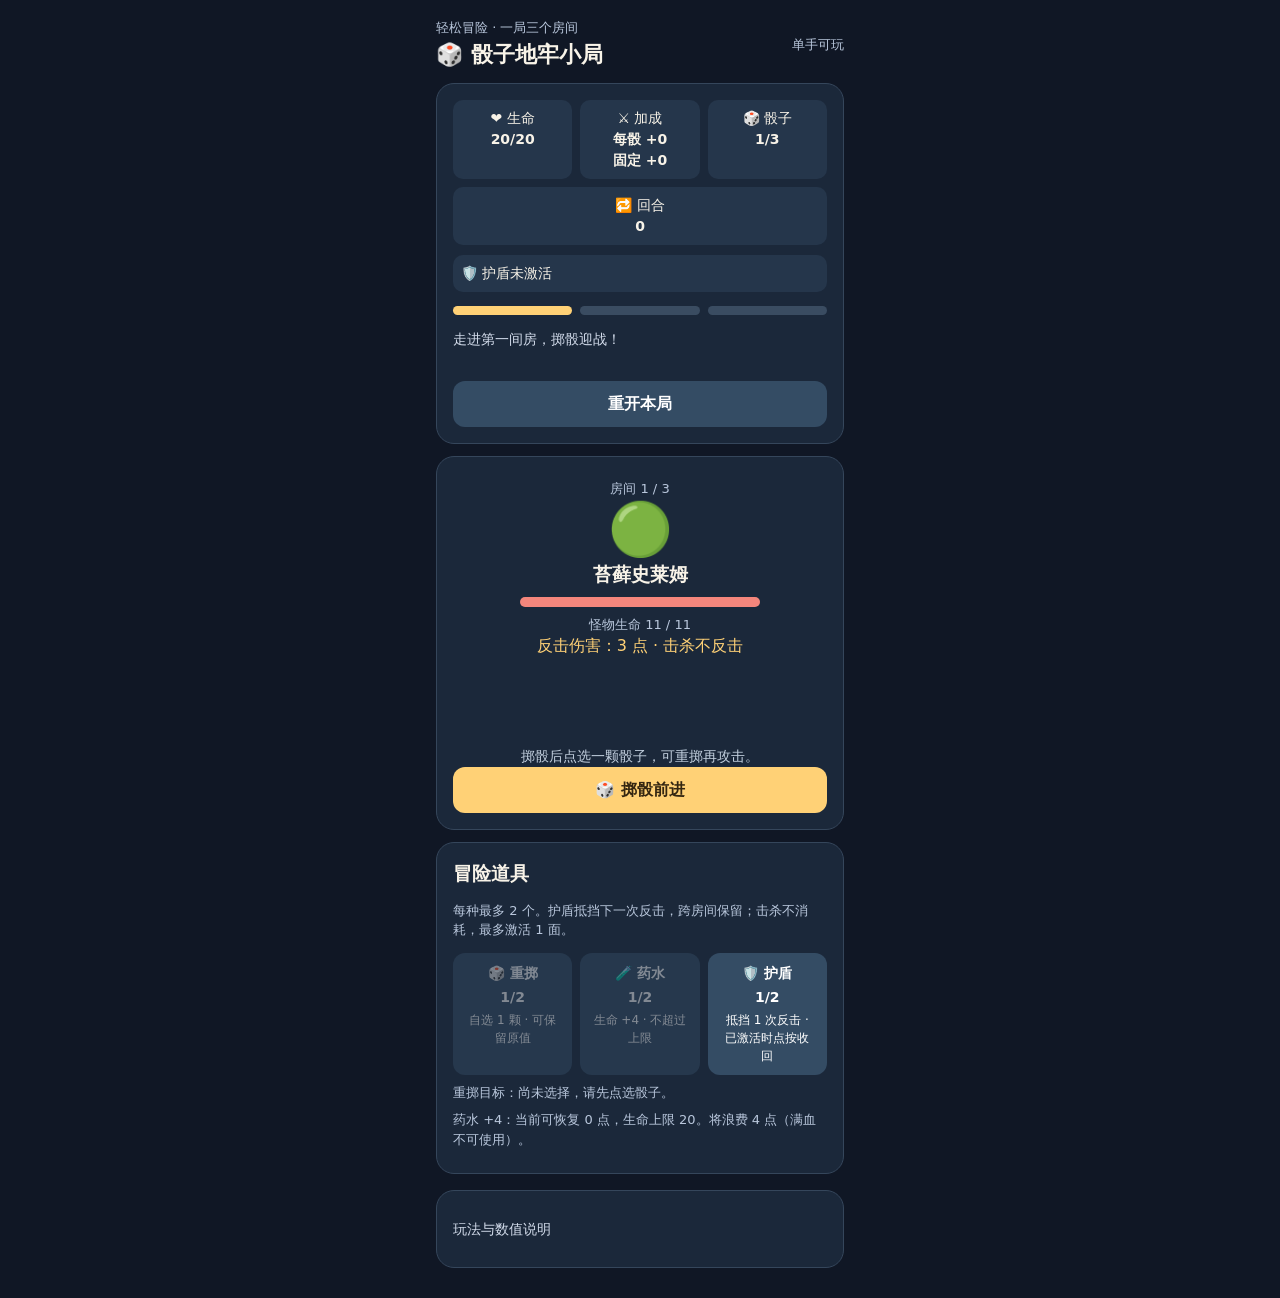
<file: dice-dungeon-mini/index.html>
<!doctype html>
<html lang="zh-CN">
<head>
<meta charset="utf-8"><meta name="viewport" content="width=device-width,initial-scale=1,viewport-fit=cover"><meta name="color-scheme" content="dark">
<title>骰子地牢小局</title>
  <link rel="icon" href="data:image/svg+xml,<svg xmlns='http://www.w3.org/2000/svg' viewBox='0 0 100 100'><text y='.9em' font-size='90'>🎲</text></svg>">
<style>
*{box-sizing:border-box}body{margin:0;background:#101725;color:#f8f3e8;font:16px/1.5 system-ui,-apple-system,sans-serif}main{max-width:440px;margin:auto;padding:18px 16px 30px}header{display:flex;justify-content:space-between;align-items:center;gap:8px}h1{font-size:22px;margin:0}h2{font-size:19px;margin:0 0 8px}.tag{font-size:13px;color:#b9c7dc}.panel{background:#1b283a;border:1px solid #35465b;border-radius:18px;padding:16px;margin-top:12px}.stats{display:flex;gap:8px;flex-wrap:wrap}.stat{flex:1;min-width:88px;background:#25364b;border-radius:10px;padding:8px;text-align:center;font-size:14px}.map{display:flex;gap:8px;margin:14px 0}.room{height:9px;flex:1;border-radius:8px;background:#3a4c61}.room.done{background:#7ed5b1}.room.current{background:#ffd176}.enemy{text-align:center;padding:6px}.monster{font-size:52px;line-height:1.2}.health{height:10px;border-radius:10px;background:#3c4656;overflow:hidden;margin:8px auto;max-width:240px}.health span{display:block;height:100%;background:#f4867c}.dice{display:flex;justify-content:center;gap:10px;min-height:62px;align-items:center;margin:10px 0}.die{display:grid;place-items:center;width:54px;height:54px;border-radius:12px;background:#fff5df;color:#29364a;font-weight:800;font-size:25px;box-shadow:0 4px #c4b28e}.hint{color:#c3d0df;font-size:14px;text-align:center;min-height:21px}button{font:inherit;font-weight:700;min-height:46px;border:0;border-radius:12px;cursor:pointer;padding:10px 12px}button:focus-visible{outline:3px solid #fff;outline-offset:2px}button:disabled{opacity:.45;cursor:not-allowed}.primary{width:100%;background:#ffd176;color:#342611}.items{display:grid;grid-template-columns:repeat(3,1fr);gap:8px}.items button{background:#344c64;color:#fff;font-size:14px}.choices{display:grid;gap:8px}.choices button{background:#344c64;color:#fff;text-align:left}.small{font-size:13px;color:#b9c7dc}.log{margin:0;min-height:42px;color:#d3dceb;font-size:14px}.bonus{width:100%;margin-top:8px;background:#35465b;color:white;font-size:14px}[hidden]{display:none!important}
</style>
<style>
.stat strong{display:block;white-space:pre-line}.die{padding:4px;line-height:1.1;flex-shrink:0}.die small{font-size:11px;font-weight:500}.die[aria-pressed="true"]{outline:3px solid #ffd176;outline-offset:4px}.shield-status{margin:10px 0 0;padding:8px;border-radius:10px;background:#25364b;font-size:14px;white-space:nowrap;overflow:hidden;text-overflow:ellipsis}.shield-status.active{background:#275547;color:#d7ffeb}.secondary{width:100%;margin-top:10px;background:#344c64;color:#fff}.items button{display:flex;flex-direction:column;align-items:center;gap:3px}.items small{font-size:12px;font-weight:400}.preview{margin:12px 0;padding:12px;border:1px solid #ffd176;border-radius:12px}.preview p{margin:0 0 8px}.preview button{width:100%;margin-top:6px}.choices small{display:block;margin-top:4px;font-weight:400}.rules{margin-top:16px;font-size:14px;color:#d3dceb}.rules summary{cursor:pointer;min-height:44px;display:flex;align-items:center}.rules ul{padding-left:22px}.summary{padding-left:22px}#enemyAttack{color:#ffd176}#potionEffect,#rerollTarget{margin:8px 0}
.stat.low{border:1px solid #f4867c}.stat.low strong{color:#ff8a80}.hint.danger{color:#ff9d94;font-weight:700}.die.pending{outline:3px dashed #ffd176;outline-offset:4px}.die.rolling{animation:tumble .45s ease}@keyframes tumble{0%{transform:rotate(-16deg) scale(.85);opacity:.5}55%{transform:rotate(10deg) scale(1.07)}100%{transform:rotate(0) scale(1);opacity:1}}.modal-backdrop{position:fixed;inset:0;background:rgba(4,8,16,.72);display:flex;align-items:center;justify-content:center;padding:20px;z-index:50}.modal{background:#1b283a;border:1px solid #ffd176;border-radius:16px;max-width:380px;width:100%;padding:20px}.modal h2{margin-bottom:8px}.modal p{margin:0 0 8px;color:#d3dceb;font-size:15px}.modal button{min-height:48px}
</style>
</head>
<body><main>
<header><div><div class="tag">轻松冒险 · 一局三个房间</div><h1>🎲 骰子地牢小局</h1></div><span class="tag">单手可玩</span></header>
<section class="panel" aria-label="冒险状态"><div class="stats"><div class="stat" id="hpStat">❤️ 生命 <strong id="hp"></strong></div><div class="stat">⚔️ 加成 <strong id="power"></strong></div><div class="stat">🎲 骰子 <strong id="diceCount"></strong></div><div class="stat">🔁 回合 <strong id="turns"></strong></div></div><p class="shield-status" id="shieldStatus" role="status"></p><div class="map" id="map" aria-label="房间进度"></div><p class="log" id="log" aria-live="polite"></p><button class="secondary" id="restartRun">重开本局</button></section>
<section class="panel" id="battle"><div class="enemy"><div class="tag" id="roomLabel"></div><div class="monster" id="monster"></div><h2 id="enemyName"></h2><div class="health"><span id="enemyBar"></span></div><div class="small" id="enemyHp"></div><div id="enemyAttack"></div></div><div class="dice" id="dice" aria-label="点选要重掷的骰子"></div><div class="hint" id="hint"></div><div class="preview" id="rerollPreview" aria-live="polite" hidden><p id="rerollResult"></p><button class="secondary" id="keepRoll">保留原结果</button><button class="primary" id="acceptRoll">确认新结果</button></div><button class="primary" id="action"></button></section>
<section class="panel" id="itemsPanel"><h2>冒险道具</h2><p class="small">每种最多 2 个。护盾抵挡下一次反击，跨房间保留；击杀不消耗，最多激活 1 面。</p><div class="items"><button id="reroll">🎲 重掷 <span></span><small>自选 1 颗 · 可保留原值</small></button><button id="potion">🧪 药水 <span></span><small>生命 +4 · 不超过上限</small></button><button id="shield">🛡️ 护盾 <span></span><small>抵挡 1 次反击 · 已激活时点按收回</small></button></div><p class="small" id="rerollTarget"></p><p class="small" id="potionEffect"></p></section>
<section class="panel" id="upgrade" hidden><h2>✨ 房间通过！选择一项升级</h2><p class="small" id="treasure"></p><p class="small" id="upgradeItems"></p><button class="bonus" id="bonus" hidden>观看激励广告，获得一个道具</button><div class="choices"><button data-upgrade="power">⚔️ 加伤害：每颗骰子伤害 +1</button><button data-upgrade="heal">❤️ 回血：恢复 4 点生命</button><button data-upgrade="dice">🎲 多一颗骰子：每次攻击多掷一颗</button></div></section>
<section class="panel" id="end" hidden><h2 id="endTitle"></h2><div id="endText"></div><button class="primary" id="restart">重新开始</button></section>
<details class="panel rules" id="help"><summary>玩法与数值说明</summary><ul>
<li>每颗骰子为六面骰（1–6）。掷骰后攻击，史莱姆反击 3 点、骷髅 4 点、守卫 4 点。击杀一击不承受反击伤害。</li>
<li>点选要重掷的骰子，道具区下方会显示编号和原值。每次消耗 1 个重掷道具；新值出现后可保留原结果或确认新结果，保留原值也不退还道具。等待确认时，骰子与攻击预览显示新值。</li>
<li>护盾抵挡下一次反击，跨房间保留，直到被消耗；击杀不消耗。最多激活 1 面，激活状态持续显示在顶部。已激活时再次点按护盾按钮可收回护盾，返还 1 个护盾道具。</li>
<li>药水恢复 +4 点生命，不超过生命上限；满血时不可使用，部分溢出时需确认浪费。三种道具初始各 1 个、各上限 2 个；宝藏只补充未满道具，全部满时会提示。</li>
<li>力量升级：每颗骰子伤害 +1，另加固定伤害 +3；最多 2 级（每骰 +2、固定 +6）。伤害 = 骰子点数之和 + 每骰加成 × 骰子数 + 固定加成。</li>
<li>治疗升级：生命上限 +4，再恢复 +4；初始上限 20，最高 28。即使满血也能完整获得这 4 点生命。</li>
<li>额外骰子：每次攻击多掷 1 颗六面骰，初始 1 颗、最多 3 颗。升级旁显示未重掷时的平均伤害：力量更稳定，额外骰子波动更大，治疗增加生存空间。</li>
<li>每次攻击计 1 回合，回合数显示在顶部状态栏。结算总伤害包含超过怪物剩余生命的溢出伤害。局中重开需确认，会清空本局进度。</li>
</ul></details>
<div class="modal-backdrop" id="confirmModal" hidden><div class="modal" role="alertdialog" aria-modal="true" aria-labelledby="confirmTitle" aria-describedby="confirmText"><h2 id="confirmTitle"></h2><p id="confirmText"></p><button class="primary" id="confirmYes">确认</button><button class="secondary" id="confirmNo">取消</button></div></div>
</main>
<script>
'use strict';
// Host may set window.DiceDungeonAds before this script. No SDK or network is loaded here.
// Optional methods: showInterstitial() and showRewarded() => Promise<boolean>.
const ads = window.DiceDungeonAds || {};
const $ = id => document.getElementById(id);
const names = {reroll:'重掷',potion:'药水',shield:'护盾'};
const enemies = [{name:'苔藓史莱姆',icon:'🟢',hp:11,attack:3},{name:'小骷髅',icon:'💀',hp:16,attack:4},{name:'宝箱守卫',icon:'👾',hp:23,attack:4}];
const limits = {items:2, power:2, dice:3, hp:28};
const POTION_HEAL = 4;
const HEAL_UPGRADE = 4;
let game, busy = false, confirmOpen = false, confirmResolve = null;
function start(){
  game={room:0,hp:20,maxHp:20,power:0,diceCount:1,items:{reroll:1,potion:1,shield:1},shielded:false,rolls:[],selectedDie:null,rerollChoice:null,phase:'roll',enemyHp:enemies[0].hp,cleared:0,turns:0,totalDamage:0,justRolled:false};
  say('走进第一间房，掷骰迎战！'); render();
}
function say(s){$('log').textContent=s}
function roll(){return Math.floor(Math.random()*6)+1}
function damageFor(rolls,power=game.power){return rolls.reduce((a,b)=>a+b,0)+power*(rolls.length+3)}
function averageDamage(dice=game.diceCount,power=game.power){return dice*3.5+power*(dice+3)}
function canUseItem(k){return !busy&&!confirmOpen&&!game.rerollChoice&&['roll','attack'].includes(game.phase)&&game.items[k]>0}
function openConfirm(title,text){
  confirmOpen=true;
  $('confirmTitle').textContent=title;
  $('confirmText').textContent=text;
  $('confirmModal').hidden=false;
  render();
  $('confirmNo').focus();
  return new Promise(resolve=>{confirmResolve=resolve});
}
function closeConfirm(result){
  confirmOpen=false;
  $('confirmModal').hidden=true;
  const resolve=confirmResolve;confirmResolve=null;
  render();
  if(resolve)resolve(result);
}
$('confirmYes').onclick=()=>closeConfirm(true);
$('confirmNo').onclick=()=>closeConfirm(false);
$('confirmModal').addEventListener('click',e=>{if(e.target===$('confirmModal'))closeConfirm(false)});
document.addEventListener('keydown',e=>{if(e.key==='Escape'&&confirmOpen)closeConfirm(false)});
function render(){
  const g=game,e=enemies[g.room],pending=!!g.rerollChoice;
  const lowHp=g.hp<=g.maxHp*0.25;
  $('hp').textContent=g.hp+'/'+g.maxHp+(lowHp?'\n⚠️ 危险':'');
  $('hpStat').classList.toggle('low',lowHp);
  $('power').textContent=`每骰 +${g.power}\n固定 +${g.power*3}`;
  $('diceCount').textContent=g.diceCount+'/'+limits.dice;
  $('turns').textContent=g.turns;
  $('shieldStatus').textContent=g.shielded?'🛡️ 护盾已激活 · 抵挡下一次反击':'🛡️ 护盾未激活';
  $('shieldStatus').classList.toggle('active',g.shielded);
  $('map').innerHTML=enemies.map((_,i)=>`<div class="room ${i<g.cleared?'done':i===g.room&&g.phase!=='end'?'current':''}"></div>`).join('');
  $('map').setAttribute('aria-label',`已通过 ${g.cleared} / 3 个房间`);
  $('battle').hidden=$('itemsPanel').hidden=['upgrade','end'].includes(g.phase);
  $('upgrade').hidden=g.phase!=='upgrade'; $('end').hidden=g.phase!=='end';
  $('restartRun').hidden=g.phase==='end'; $('restartRun').disabled=busy||confirmOpen;
  $('roomLabel').textContent=`房间 ${g.room+1} / 3`;
  $('monster').textContent=e.icon; $('enemyName').textContent=e.name;
  $('enemyHp').textContent=`怪物生命 ${Math.max(0,g.enemyHp)} / ${e.hp}`;
  $('enemyBar').style.width=Math.max(0,g.enemyHp)/e.hp*100+'%';
  const displayRolls=pending?g.rolls.map((n,i)=>i===g.rerollChoice.index?g.rerollChoice.after:n):g.rolls;
  const dmg=damageFor(displayRolls);
  const wouldKill=dmg>=g.enemyHp;
  const counter=g.shielded?0:e.attack;
  const lethal=!wouldKill&&counter>0&&g.hp-counter<=0;
  $('enemyAttack').textContent=wouldKill?`反击伤害：${e.attack} 点 · 本击可击杀，不受反击${g.shielded?'；护盾本次不使用':''}`:`反击伤害：${e.attack} 点${g.shielded?'（护盾将抵挡本次反击）':''} · 击杀不反击`;
  $('dice').innerHTML=displayRolls.map((n,i)=>`<button class="die${pending&&i===g.rerollChoice.index?' pending':''}${g.justRolled?' rolling':''}" data-die="${i}" aria-label="第 ${i+1} 颗骰子，${n} 点${pending&&i===g.rerollChoice.index?'（新值，原值 '+g.rerollChoice.before+' 点）':''}" aria-pressed="${g.selectedDie===i}" ${pending||busy||confirmOpen?'disabled':''}><small>第 ${i+1} 颗${pending&&i===g.rerollChoice.index?' · 新':''}</small>${n}</button>`).join('');
  $('hint').textContent=g.phase==='roll'?'掷骰后点选一颗骰子，可重掷再攻击。':`攻击伤害：${dmg} 点 · ${wouldKill?`本击可击杀，不受反击${g.shielded?'；护盾本次不使用':''}`:`未击杀将受 ${counter} 点反击${g.shielded?'（护盾抵挡）':''}${lethal?' · ⚠️ 本次攻击将致死！':''}`}`;
  $('hint').classList.toggle('danger',lethal);
  const selected=g.selectedDie;
  $('rerollTarget').textContent=selected===null?'重掷目标：尚未选择，请先点选骰子。':`将重掷第 ${selected+1} 颗骰子（当前 ${g.rolls[selected]} 点），消耗 1 个道具；可保留原值，不退还道具。`;
  $('rerollPreview').hidden=!pending;
  if(pending){const c=g.rerollChoice,newRolls=g.rolls.map((n,i)=>i===c.index?c.after:n);$('rerollResult').textContent=`第 ${c.index+1} 颗：原值 ${c.before} → 新值 ${c.after}。攻击伤害 ${damageFor(g.rolls)} → ${damageFor(newRolls)} 点。已消耗 1 个重掷道具，请选择保留原结果或确认新结果。`}
  $('keepRoll').disabled=$('acceptRoll').disabled=busy||confirmOpen;
  $('action').textContent=g.phase==='roll'?'🎲 掷骰前进':'⚔️ 攻击';
  $('action').disabled=busy||pending||confirmOpen||!['roll','attack'].includes(g.phase);
  for(const k of Object.keys(names)){
    $(k).querySelector('span').textContent=g.items[k]+'/'+limits.items;
    if(k==='shield'&&g.shielded){$(k).disabled=busy||confirmOpen||!!g.rerollChoice||!['roll','attack'].includes(g.phase)}
    else{$(k).disabled=!canUseItem(k)||(k==='reroll'&&(g.phase!=='attack'||selected===null))||(k==='potion'&&g.hp===g.maxHp)||(k==='shield'&&g.shielded)}
  }
  const healing=Math.min(POTION_HEAL,g.maxHp-g.hp),waste=POTION_HEAL-healing;
  $('potionEffect').textContent=`药水 +${POTION_HEAL}：当前可恢复 ${healing} 点，生命上限 ${g.maxHp}。${waste?`将浪费 ${waste} 点${healing===0?'（满血不可使用）':'，使用前需确认'}。`:'无浪费。'}`;
  $('upgradeItems').textContent=`当前道具：重掷 ${g.items.reroll}/2、药水 ${g.items.potion}/2、护盾 ${g.items.shield}/2${g.shielded?'（护盾已激活）':''}；已进行 ${g.turns} 回合。`;
  const descriptions={
    power:`⚔️ 力量：每颗骰子 +1，固定伤害 +3<small>等级 ${g.power} → ${Math.min(limits.power,g.power+1)} / ${limits.power}；上限每骰 +2、固定 +6。平均伤害 ${averageDamage()} → ${averageDamage(g.diceCount,Math.min(limits.power,g.power+1))} 点。</small>`,
    heal:`❤️ 治疗：生命上限 +4，再恢复 +${HEAL_UPGRADE}<small>生命 ${g.hp}/${g.maxHp} → ${Math.min(limits.hp,g.hp+HEAL_UPGRADE)}/${Math.min(limits.hp,g.maxHp+4)}；上限最高 ${limits.hp}，无浪费。平均伤害维持 ${averageDamage()} 点。</small>`,
    dice:`🎲 额外骰子：每次攻击 +1 颗六面骰<small>骰子 ${g.diceCount} → ${Math.min(limits.dice,g.diceCount+1)} / ${limits.dice}；平均伤害 ${averageDamage()} → ${averageDamage(Math.min(limits.dice,g.diceCount+1))} 点。</small>`
  };
  document.querySelectorAll('[data-upgrade]').forEach(b=>{
    const u=b.dataset.upgrade,atCap=u==='power'?g.power>=limits.power:u==='dice'?g.diceCount>=limits.dice:g.maxHp>=limits.hp;
    b.innerHTML=descriptions[u]+(atCap?'<small>已达上限，不能选择</small>':''); b.disabled=busy||confirmOpen||g.phase!=='upgrade'||atCap;
  });
  $('bonus').hidden=typeof ads.showRewarded!=='function';
  const full=Object.values(g.items).every(n=>n>=limits.items);
  $('bonus').disabled=busy||confirmOpen||full;
  $('bonus').textContent=full?'道具均已达 2/2，无法领取额外道具':'观看激励广告，获得 1 个未满道具（每种上限 2）';
}
function gainItem(){
  const available=Object.keys(names).filter(k=>game.items[k]<limits.items);
  if(!available.length)return '三种道具均已达 2/2，本次宝藏无法领取';
  const k=available[Math.floor(Math.random()*available.length)];game.items[k]++;
  return `获得 ${names[k]} ×1（现有 ${game.items[k]}/2）`;
}
function finish(won,loot=''){
  const g=game,e=enemies[g.room];g.phase='end';
  $('endTitle').textContent=won?'🏆 冒险胜利！':'💔 失败 · 被击倒';
  $('endText').textContent=won?`通过 ${g.cleared} / 3 个房间。${loot?`最后宝藏：${loot}。`:''}`:`在第 ${g.room+1} 间房被${e.name}击倒，生命值归零，冒险失败。通过 ${g.cleared} / 3 个房间。${loot?`最后宝藏：${loot}。`:''}`;
  $('endText').insertAdjacentHTML('beforeend',`<ul class="summary"><li>回合数：${g.turns}（每次攻击计 1 回合）</li><li>总伤害：${g.totalDamage} 点（含溢出伤害）</li><li>剩余生命值：${g.hp} / ${g.maxHp}</li><li>剩余道具：重掷 ${g.items.reroll}/2、药水 ${g.items.potion}/2、护盾 ${g.items.shield}/2</li><li>已激活护盾：${g.shielded?'1 面（未消耗）':'0 面'}</li></ul>`);
}
$('action').onclick=()=>{
  const g=game;if(busy||confirmOpen||g.rerollChoice)return;
  if(g.phase==='roll'){
    g.rolls=Array.from({length:g.diceCount},roll);g.selectedDie=null;g.phase='attack';g.justRolled=true;say('骰子已掷出，点选想重掷的骰子，或直接攻击。');
    setTimeout(()=>{if(game===g){g.justRolled=false;render()}},500);
  }else if(g.phase==='attack'){
    g.justRolled=false;
    const damage=damageFor(g.rolls);g.turns++;g.totalDamage+=damage;g.enemyHp-=damage;g.rolls=[];g.selectedDie=null;
    if(g.enemyHp<=0){
      g.cleared++;const loot=gainItem();
      say(`造成 ${damage} 点伤害，击杀不受反击${g.shielded?'，护盾保留':''}！${loot}。`);
      if(g.cleared===3)finish(true,loot);
      else{g.phase='upgrade';$('treasure').textContent=`宝藏：${loot}。选择升级后进入下一间房。`}
    }else{
      let hit=enemies[g.room].attack;if(g.shielded){g.shielded=false;hit=0}
      g.hp=Math.max(0,g.hp-hit);
      say(hit?`造成 ${damage} 点伤害，怪物反击造成 ${hit} 点伤害。`:`造成 ${damage} 点伤害，护盾挡住了 ${enemies[g.room].attack} 点反击并已消耗！`);
      if(!g.hp)finish(false);else g.phase='roll';
    }
  }
  render();
};
$('dice').onclick=event=>{
  const b=event.target.closest('[data-die]');if(!b||busy||confirmOpen||game.rerollChoice||game.phase!=='attack')return;
  game.selectedDie=Number(b.dataset.die);render();$('dice').querySelector(`[data-die="${game.selectedDie}"]`).focus();
};
$('reroll').onclick=()=>{
  const g=game;if(!canUseItem('reroll')||g.phase!=='attack'||g.selectedDie===null)return;
  g.items.reroll--;g.rerollChoice={index:g.selectedDie,before:g.rolls[g.selectedDie],after:roll()};
  say('重掷结果尚未应用，请选择保留原结果或确认新结果。');render();$('keepRoll').focus();
};
function resolveReroll(accept){
  const g=game,c=g.rerollChoice;if(busy||confirmOpen||!c)return;
  if(accept)g.rolls[c.index]=c.after;
  g.rerollChoice=null;say(`第 ${c.index+1} 颗骰子${accept?'采用新结果':'保留原结果'}：${g.rolls[c.index]} 点。`);render();$('action').focus();
}
$('keepRoll').onclick=()=>resolveReroll(false);
$('acceptRoll').onclick=()=>resolveReroll(true);
$('potion').onclick=async()=>{
  if(!canUseItem('potion')||game.hp===game.maxHp)return;
  const n=Math.min(POTION_HEAL,game.maxHp-game.hp),waste=POTION_HEAL-n;
  if(waste){
    const ok=await openConfirm('确认使用药水',`药水 +${POTION_HEAL}，当前生命 ${game.hp}/${game.maxHp}，只能恢复 ${n} 点，将浪费 ${waste} 点。仍要消耗 1 瓶药水吗？`);
    if(!ok)return;
  }
  if(game.hp===game.maxHp)return;
  const heal=Math.min(POTION_HEAL,game.maxHp-game.hp),w2=POTION_HEAL-heal;
  game.items.potion--;game.hp+=heal;say(`使用药水，恢复 ${heal} 点生命${w2?`，已确认浪费 ${w2} 点`:''}。`);render();
};
$('shield').onclick=()=>{
  const g=game;if(busy||confirmOpen||g.rerollChoice||!['roll','attack'].includes(g.phase))return;
  if(g.shielded){
    const refunded=g.items.shield<limits.items;
    g.shielded=false;g.items.shield=Math.min(limits.items,g.items.shield+1);
    say(`已收回护盾${refunded?'，返还 1 个护盾道具':''}，可稍后再次激活。`);render();return;
  }
  if(!canUseItem('shield'))return;
  g.items.shield--;g.shielded=true;say('护盾已激活：跨房间保留，抵挡下一次反击；击杀不消耗。已激活时再次点按可收回。');render();
};
document.querySelectorAll('[data-upgrade]').forEach(b=>b.onclick=()=>{
  const g=game;if(g.phase!=='upgrade'||busy||confirmOpen)return;
  const u=b.dataset.upgrade;
  if(u==='power'){if(g.power>=limits.power)return;g.power++}
  else if(u==='heal'){if(g.maxHp>=limits.hp)return;g.maxHp+=4;g.hp+=HEAL_UPGRADE}
  else if(u==='dice'){if(g.diceCount>=limits.dice)return;g.diceCount++}
  else return;
  g.room++;g.enemyHp=enemies[g.room].hp;g.phase='roll';say('升级完成，进入下一间房！');render();
});
$('restartRun').onclick=async()=>{
  if(busy||confirmOpen||game.phase==='end')return;
  const ok=await openConfirm('重开本局',`确定重开本局？已通过 ${game.cleared}/3 个房间，进行了 ${game.turns} 回合；本局进度和道具将重置。`);
  if(ok)start();
};
$('bonus').onclick=async()=>{if(busy||confirmOpen||game.phase!=='upgrade'||typeof ads.showRewarded!=='function'||Object.values(game.items).every(n=>n>=limits.items))return;busy=true;render();try{if(await ads.showRewarded()===true)say(`激励奖励：${gainItem()}。`);else say('未获得奖励。')}catch(e){say('广告不可用，未获得奖励。')}finally{busy=false;render()}};
$('restart').onclick=async()=>{if(busy||confirmOpen||game.phase!=='end')return;busy=true;$('restart').disabled=true;try{if(typeof ads.showInterstitial==='function')await ads.showInterstitial()}catch(e){}finally{busy=false;$('restart').disabled=false;start()}};
start();
</script></body></html>
</file>
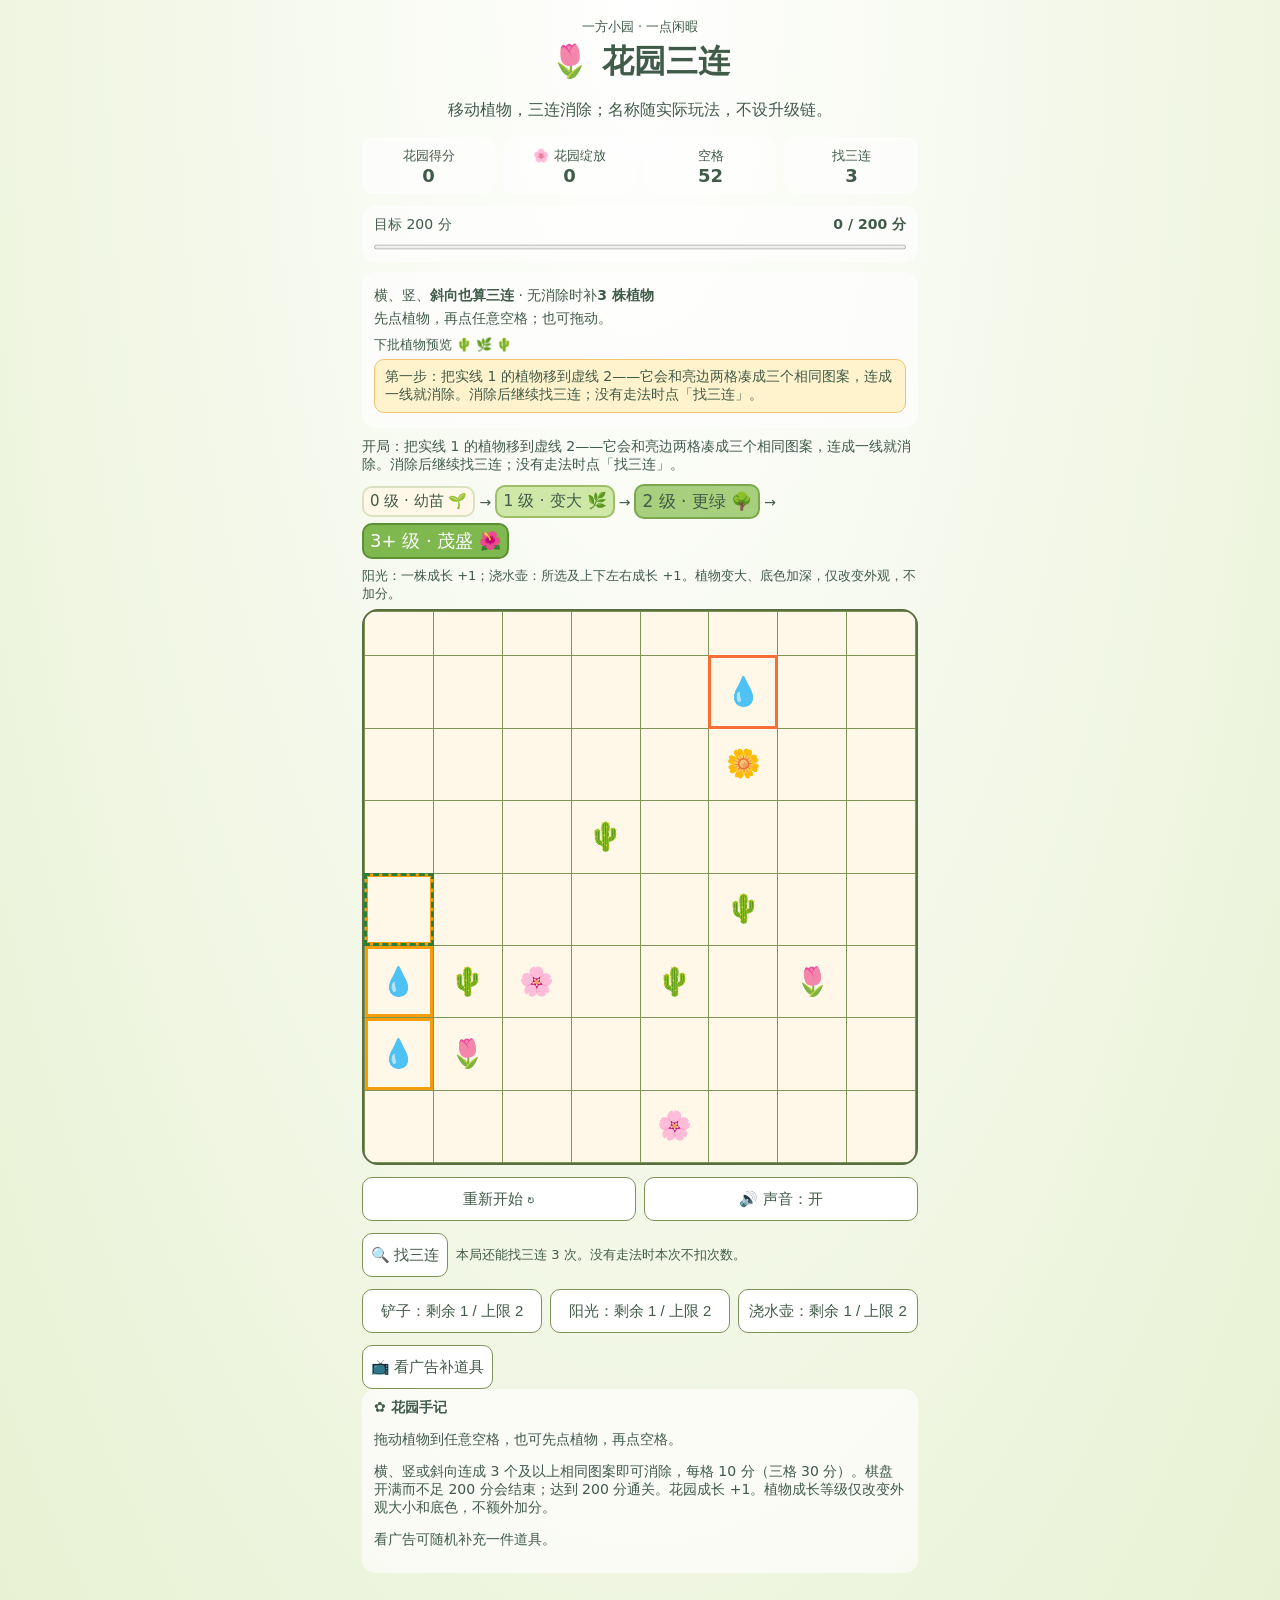
<file: garden-merge/index.html>
<!doctype html>
<html lang="zh-CN">
<head>
<meta charset="utf-8"><meta name="viewport" content="width=device-width, initial-scale=1, viewport-fit=cover">
<title>花园三连 · 移动植物，三连消除</title>
  <link rel="icon" href="data:image/svg+xml,<svg xmlns='http://www.w3.org/2000/svg' viewBox='0 0 100 100'><text y='.9em' font-size='90'>&#127800;</text></svg>">
<style>
:root{font-family:system-ui,-apple-system,"PingFang SC","Microsoft YaHei",sans-serif;color:#405b47;background:#edf4e6}*{box-sizing:border-box}body{margin:0;min-height:100vh;background:radial-gradient(ellipse at top,#ffffff,#e8f1d3)}main{max-width:580px;margin:0 auto;padding:16px 12px 32px}header{text-align:center}h1{margin:4px 0}small,.stat span,.next,.hint-help,footer{font-size:13px}.stats{display:grid;grid-template-columns:repeat(4,1fr);gap:8px;margin:12px 0}.stat{background:#ffffffa8;border-radius:12px;padding:8px 4px;text-align:center}.stat strong{display:block;font-size:18px}.goal,.quick-rules{background:#ffffffa8;border-radius:14px;padding:10px 12px;margin:10px 0;font-size:14px}.goal label{display:flex;justify-content:space-between;gap:8px}progress{display:block;width:100%;height:10px;margin-top:8px}.space-warning{font-weight:700;color:#b42318;font-size:14px}.quick-rules p{margin:5px 0}.quick-rules .next{margin-top:8px}.growth-key{margin:8px 0;font-size:14px;display:flex;flex-wrap:wrap;gap:4px;align-items:center}.growth-key span{background:#fff8e9;border:2px solid #d8e2c3;border-radius:10px;padding:4px 6px;font-size:15px}.growth-key span:nth-child(2){background:#cfe8a8;border-color:#9dbd68;font-size:16px}.growth-key span:nth-child(3){background:#a8cf7d;border-color:#7ba84e;font-size:17px}.growth-key span:nth-child(4){background:#7fb84f;color:#fff;border-color:#5c8f36;font-size:18px}.board{display:grid;grid-template-columns:repeat(8,minmax(0,1fr));gap:1px;background:#7e9358;padding:1px;border:2px solid #5a6e42;border-radius:16px;overflow:hidden;aspect-ratio:1}.cell{position:relative;min-width:0;min-height:0;padding:0;border:0;cursor:pointer;background:#fff8e9}.cell[data-stage="1"]{background:#cfe8a8}.cell[data-stage="2"]{background:#a8cf7d}.cell[data-stage="3"]{background:#7fb84f}.cell.selected{outline:3px solid #f66f38;outline-offset:-2px}.cell.hint-line{box-shadow:inset 0 0 0 3px #f59e0b}.cell.hint-from{outline:3px solid #f66f38;outline-offset:-2px}.cell.hint-to{outline:3px dashed #2e7d32;outline-offset:-2px}.cell.just-cleared{box-shadow:inset 0 0 0 3px #8e24aa}.cell.tool-pending{outline:3px solid #c62828;outline-offset:-2px}.cell.tool-preview{outline:3px solid #2e7d32;outline-offset:-2px}.cell.dragging{opacity:.45}.cell.drop-target{outline:3px dashed #f66f38;outline-offset:-2px}.plant{display:grid;place-items:center;height:100%;width:100%;font-size:clamp(18px,4.6vw,28px);line-height:1}.cell[data-stage="1"] .plant{font-size:clamp(25px,5.9vw,36px);box-shadow:inset 0 0 0 2px #9dbd68;border-radius:50%}.cell[data-stage="2"] .plant{font-size:clamp(31px,6.9vw,44px);box-shadow:inset 0 0 0 3px #7ba84e;border-radius:50%}.cell[data-stage="3"] .plant{font-size:clamp(37px,7.9vw,52px);box-shadow:inset 0 0 0 4px #5c8f36;border-radius:50%}.cell .level{position:absolute;right:2px;bottom:2px;min-width:17px;height:17px;line-height:17px;font-size:15px;font-weight:600;background:#fff;border:1px solid #8aa86b;border-radius:50%;text-align:center;pointer-events:none}.cell[data-stage="1"] .level{font-size:17px;min-width:19px;height:19px;line-height:19px}.cell[data-stage="2"] .level{font-size:18px;min-width:20px;height:20px;line-height:20px}.cell[data-stage="3"] .level{font-size:19px;min-width:21px;height:21px;line-height:21px;background:#ffe082;border-color:#5c8f36;color:#2e5b1e}.below{display:flex;gap:8px;margin:12px 0}.action,.tool{flex:1;min-height:44px;padding:10px 8px;border-radius:10px;border:1px solid #7e9358;background:#fff;color:#405b47;font-size:15px;cursor:pointer}.action[disabled],.tool[disabled]{opacity:.45;cursor:not-allowed}.tools{display:grid;grid-template-columns:repeat(3,1fr);gap:8px;margin:12px 0}.tool.selected-tool{background:#e8f5d8;outline:2px solid #2e7d32}.tool-help{font-size:13px;margin:6px 0}.hint-row{display:flex;gap:8px;align-items:center;margin:12px 0}.hint-row .action{flex:0 0 auto}.hint-help{font-size:13px}.rules{background:#ffffffa8;border-radius:14px;padding:10px 12px;font-size:14px}footer{text-align:center;margin-top:14px}.message{margin:10px 0;font-size:14px;min-height:20px}.tutorial{background:#fff3cd;border:1px solid #f0c36d;border-radius:10px;padding:8px 10px;font-size:14px;margin:10px 0}dialog{border:0;border-radius:16px;padding:20px;max-width:420px;width:calc(100% - 32px)}dialog::backdrop{background:rgba(0,0,0,.45)}.dialog-actions{display:flex;gap:10px;margin-top:16px}.dialog-actions .tool,.dialog-actions .action{flex:1}
</style>
<style>
.goal,.quick-rules{background:#ffffffa8;border-radius:14px;padding:10px 12px;margin:10px 0;font-size:14px}.goal label{display:flex;justify-content:space-between;gap:8px}progress{display:block;width:100%;height:10px;margin-top:8px}.space-warning{font-weight:700;color:#b42318;font-size:14px}.quick-rules p{margin:5px 0}.quick-rules .next{margin-top:8px}.growth-key{margin:8px 0;font-size:14px;display:flex;flex-wrap:wrap;gap:4px;align-items:center}.growth-key span{background:#fff8e9;border:2px solid #d8e2c3;border-radius:10px;padding:4px 6px;font-size:15px}.growth-key span:nth-child(2){background:#cfe8a8;border-color:#9dbd68;font-size:16px}.growth-key span:nth-child(3){background:#a8cf7d;border-color:#7ba84e;font-size:17px}.growth-key span:nth-child(4){background:#7fb84f;color:#fff;border-color:#5c8f36;font-size:18px}.board{display:grid;grid-template-columns:repeat(8,minmax(0,1fr));gap:1px;background:#7e9358;padding:1px;border:2px solid #5a6e42;border-radius:16px;overflow:hidden;aspect-ratio:1}.cell{position:relative;min-width:0;min-height:0;padding:0;border:0;cursor:pointer;background:#fff8e9}.cell[data-stage="1"]{background:#cfe8a8}.cell[data-stage="2"]{background:#a8cf7d}.cell[data-stage="3"]{background:#7fb84f}.cell.selected{outline:3px solid #f66f38;outline-offset:-2px}.cell.hint-line{box-shadow:inset 0 0 0 3px #f59e0b}.cell.hint-from{outline:3px solid #f66f38;outline-offset:-2px}.cell.hint-to{outline:3px dashed #2e7d32;outline-offset:-2px}.cell.just-cleared{box-shadow:inset 0 0 0 3px #8e24aa}.cell.tool-pending{outline:3px solid #c62828;outline-offset:-2px}.cell.tool-preview{outline:3px solid #2e7d32;outline-offset:-2px}.cell.dragging{opacity:.45}.cell.drop-target{outline:3px dashed #f66f38;outline-offset:-2px}.plant{display:grid;place-items:center;height:100%;width:100%;font-size:clamp(18px,4.6vw,28px);line-height:1}.cell[data-stage="1"] .plant{font-size:clamp(25px,5.9vw,36px);box-shadow:inset 0 0 0 2px #9dbd68;border-radius:50%}.cell[data-stage="2"] .plant{font-size:clamp(31px,6.9vw,44px);box-shadow:inset 0 0 0 3px #7ba84e;border-radius:50%}.cell[data-stage="3"] .plant{font-size:clamp(37px,7.9vw,52px);box-shadow:inset 0 0 0 4px #5c8f36;border-radius:50%}.cell .level{position:absolute;right:2px;bottom:2px;min-width:17px;height:17px;line-height:17px;font-size:15px;font-weight:600;background:#fff;border:1px solid #8aa86b;border-radius:50%;text-align:center;pointer-events:none}.cell[data-stage="1"] .level{font-size:17px;min-width:19px;height:19px;line-height:19px}.cell[data-stage="2"] .level{font-size:18px;min-width:20px;height:20px;line-height:20px}.cell[data-stage="3"] .level{font-size:19px;min-width:21px;height:21px;line-height:21px;background:#ffe082;border-color:#5c8f36;color:#2e5b1e}.below{display:flex;gap:8px;margin:12px 0}.action,.tool{flex:1;min-height:44px;padding:10px 8px;border-radius:10px;border:1px solid #7e9358;background:#fff;color:#405b47;font-size:15px;cursor:pointer}.action[disabled],.tool[disabled]{opacity:.45;cursor:not-allowed}.tools{display:grid;grid-template-columns:repeat(3,1fr);gap:8px;margin:12px 0}.tool.selected-tool{background:#e8f5d8;outline:2px solid #2e7d32}.tool-help{font-size:13px;margin:6px 0}.hint-row{display:flex;gap:8px;align-items:center;margin:12px 0}.hint-row .action{flex:0 0 auto}.hint-help{font-size:13px}.rules{background:#ffffffa8;border-radius:14px;padding:10px 12px;font-size:14px}footer{text-align:center;margin-top:14px}.message{margin:10px 0;font-size:14px;min-height:20px}.tutorial{background:#fff3cd;border:1px solid #f0c36d;border-radius:10px;padding:8px 10px;font-size:14px;margin:10px 0}dialog{border:0;border-radius:16px;padding:20px;max-width:420px;width:calc(100% - 32px)}dialog::backdrop{background:rgba(0,0,0,.45)}.dialog-actions{display:flex;gap:10px;margin-top:16px}.dialog-actions .tool,.dialog-actions .action{flex:1}
</style>
</head>
<body><main>
<header><small>一方小园 · 一点闲暇</small><h1>🌷 花园三连</h1><p>移动植物，三连消除；名称随实际玩法，不设升级链。</p></header>
<section class="stats" aria-label="游戏统计"><div class="stat"><span>花园得分</span><strong id="score">0</strong></div><div class="stat"><span>🌸 花园绽放</span><strong id="growth">0</strong></div><div class="stat"><span>空格</span><strong id="spaces">0</strong></div><div class="stat"><span>找三连</span><strong id="hints">3</strong></div></section>
<section class="goal"><label for="goal-progress">目标 200 分<strong id="goal-score">0 / 200 分</strong></label><progress id="goal-progress" max="200" value="0" aria-label="通关分数进度"></progress></section>
<p id="space-warning" class="space-warning" role="status" hidden></p>
<section class="quick-rules" aria-label="关键规则"><p>横、竖、<b>斜向也算三连</b> · 无消除时补<b>3 株植物</b></p><p>先点植物，再点任意空格；也可拖动。</p><div class="next">下批植物预览 <span id="next"></span></div><p id="tutorial" class="tutorial"></p></section>
<div class="growth-key" aria-label="植物成长外观"><span>0 级 · 幼苗 🌱</span>→<span>1 级 · 变大 🌿</span>→<span>2 级 · 更绿 🌳</span>→<span>3+ 级 · 茂盛 🌺</span></div>
<p id="tool-help" class="tool-help">阳光：一株成长 +1；浇水壶：所选及上下左右成长 +1。植物变大、底色加深，仅改变外观，不加分。</p>
<div class="garden"><div id="board" class="board" role="group" aria-label="8 行 8 列花园棋盘"></div></div>
<div class="below"><button class="action" id="restart">重新开始 ↻</button></div>
<div class="tools" aria-label="花园工具"><button class="tool" id="shovel">铲子：剩余 1 / 上限 2</button><button class="tool" id="sun">阳光：剩余 1 / 上限 2</button><button class="tool" id="water">浇水壶：剩余 1 / 上限 2</button></div>
<section class="rules"><b>✿ 花园手记</b><p>拖动植物到任意空格，也可先点植物，再点空格。</p><p>横、竖或斜向连成 3 个及以上相同图案即可消除，每格 10 分（三格 30 分）。棋盘开满而不足 200 分会结束；达到 200 分通关。花园成长 +1。植物成长等级仅改变外观大小和底色，不额外加分。</p><p>看广告可随机补充一件道具。</p></section>
</main>
<dialog id="confirm"><h2>重新开始？</h2><p>当前花园的进度将清零。</p><div class="dialog-actions"><button class="tool" id="cancel-restart">继续游戏</button><button class="action" id="confirm-restart">重新开始</button></div></dialog>
<dialog id="over" aria-labelledby="over-title"><div style="font-size:48px">💐</div><h2 id="over-title">花园已经开满啦</h2><p id="over-sub">收好这份春日的小小成果</p><p><strong id="final-score">0</strong> 分 · 花园绽放 <strong id="final-growth">0</strong></p><p id="final-detail"></p><div class="dialog-actions"><button class="tool" id="view-board">查看花园</button><button class="action" id="again">再来一局</button></div></dialog>
<script>
'use strict';
const icons=['🌷','🌼','🌸','🌿','🌵','💧'];
const names=['郁金香','雏菊','樱花','绿叶','仙人掌','水滴'];
const boardEl=document.getElementById('board');
let board=Array(64).fill(null),levels=Array(64).fill(0),score=0,growth=0,next=[],selected=null,busy=false,ended=false,drag=null,ghost=null,hover=null,tool=null,soundOn=true,inventory={shovel:1,sun:1,water:1},suppressUntil=0,suppressCell=null;
// An advertising host may inject this adapter before this script runs. The default never loads an SDK or makes requests.
const ads=window.gardenAdsAdapter||{enabled:false,interstitial:async()=>{},rewarded:async()=>false};
const TARGET_SCORE=200;
let hintsLeft=3,firstClear=false,hintMove=null,previewCell=null,restartFromEnd=false;
let audioContext;
let pendingTool=null;
let lastClear=null,lastCleared=[];
let totalClearEvents=0,totalClearedCells=0;
const cellName=i=>`第${Math.floor(i/8)+1}行第${i%8+1}列`;
const toolLabel=name=>({shovel:'铲子',sun:'阳光',water:'浇水壶'})[name];
function playSound(){if(!soundOn)return;try{audioContext=audioContext||new(window.AudioContext||window.webkitAudioContext)();const o=audioContext.createOscillator(),g=audioContext.createGain();o.type='sine';o.frequency.value=660;g.gain.value=.05;o.connect(g);g.connect(audioContext.destination);o.start();o.stop(audioContext.currentTime+.08);}catch(e){}}
function addTool(name){if(inventory[name]>=2)return false;inventory[name]=Math.min(2,inventory[name]+1);render();return true;}
const cells=Array.from({length:64},(_,i)=>{const el=document.createElement('button');el.type='button';el.className='cell';el.dataset.index=i;el.setAttribute('aria-label',cellName(i));boardEl.appendChild(el);return el;});
const randomType=()=>Math.floor(Math.random()*icons.length);
function affectedCells(i){return [[0,0],[-1,0],[1,0],[0,-1],[0,1]].flatMap(([dr,dc])=>{const r=Math.floor(i/8)+dr,c=i%8+dc;return r>=0&&r<8&&c>=0&&c<8?[r*8+c]:[];});}
function render(){
  const guide=!firstClear?findMove():hintMove;
  const preview=previewCell!==null&&board[previewCell]!==null?(tool==='sun'?[previewCell]:tool==='water'?affectedCells(previewCell):[]):[];
  cells.forEach((el,i)=>{
    el.replaceChildren();
    el.className='cell'+(board[i]!==null?' filled':'')+(selected===i?' selected':'');
    if(pendingTool&&pendingTool.cell===i){el.classList.add('tool-pending');if(pendingTool.tool==='shovel')el.classList.add('selected');}
    if(lastCleared.includes(i))el.classList.add('just-cleared');
    el.dataset.stage=Math.min(3,levels[i]);
    if(board[i]!==null){
      const plantIcon=document.createElement('span');plantIcon.className='plant';plantIcon.textContent=icons[board[i]];el.appendChild(plantIcon);
      if(levels[i]){const badge=document.createElement('span');badge.className='level';badge.textContent=levels[i];el.appendChild(badge);}
      if(preview.includes(i)){el.classList.add('tool-preview');el.dataset.stage=Math.min(3,levels[i]+1);plantIcon.insertAdjacentHTML('beforeend','<span class="level preview-level">→'+(levels[i]+1)+'</span>');}
    }
    if(guide){if(guide.line.includes(i))el.classList.add('hint-line');if(guide.from===i)el.classList.add('hint-from');if(guide.to===i)el.classList.add('hint-to');}
  });
  document.getElementById('score').textContent=score;
  document.getElementById('growth').textContent=growth;
  document.getElementById('spaces').textContent=64-board.filter(v=>v!==null).length;
  document.getElementById('hints').textContent=hintsLeft;
  document.getElementById('goal-score').textContent=score+' / '+TARGET_SCORE+' 分';
  document.getElementById('goal-progress').value=Math.min(score,TARGET_SCORE);
  document.getElementById('next').textContent=next.map(t=>icons[t]).join(' ');
  document.getElementById('tutorial').textContent=firstClear?'':guide?'第一步：把实线 1 的植物移到虚线 2——它会和亮边两格凑成三个相同图案，连成一线就消除。消除后继续找三连；没有走法时点「找三连」。':'先移动或用铲子腾出空间，出现三连走法后会继续高亮。';
  const spaces=64-board.filter(v=>v!==null).length;
  const warning=document.getElementById('space-warning');
  warning.hidden=spaces>10;
  warning.textContent=spaces<=10?`空格不足！剩余 ${spaces} 格——棋盘满了就会结束，未满 200 分算失败；快用铲子腾出空格，或连成三连消除。`:'';
  ['shovel','sun','water'].forEach(name=>{const b=document.getElementById(name);b.textContent=`${toolLabel(name)}：剩余 ${inventory[name]} / 上限 2`;b.classList.toggle('selected-tool',tool===name);});
  document.getElementById('hint').disabled=hintsLeft===0||ended;
  document.getElementById('hint-help').textContent=hintsLeft===0?'本局 3 次找三连已用完，重新开始后恢复。':'本局还能找三连 '+hintsLeft+' 次。没有走法时本次不扣次数。';
}
function say(t){document.getElementById('message').textContent=t;}
function linesThrough(i,type,arr){const out=[];for(const [dr,dc] of [[0,1],[1,0],[1,1],[1,-1]]){let line=[i];for(let k=1;k<3;k++){const r=Math.floor(i/8)+dr*k,c=i%8+dc*k;if(r<0||r>=8||c<0||c>=8||arr[r*8+c]!==type)break;line.push(r*8+c);}for(let k=1;k<3;k++){const r=Math.floor(i/8)-dr*k,c=i%8-dc*k;if(r<0||r>=8||c<0||c>=8||arr[r*8+c]!==type)break;line.push(r*8+c);}if(line.length>=3)out.push(...line);}return [...new Set(out)];}
function matches(arr){const out=new Set();for(let i=0;i<64;i++)if(arr[i]!==null)for(const c of linesThrough(i,arr[i],arr))out.add(c);return [...out];}
function findMove(){for(let from=0;from<64;from++){if(board[from]===null)continue;for(let to=0;to<64;to++){if(board[to]!==null)continue;const trial=[...board];trial[to]=trial[from];trial[from]=null;const line=linesThrough(to,board[from],trial);if(line.length>=3)return{from,to,line};}}return null;}
function opening(){const taken=new Set();for(let n=0;n<12;n++){let i;do{i=Math.floor(Math.random()*64);}while(taken.has(i));taken.add(i);board[i]=randomType();levels[i]=0;}while(matches(board).length){const m=matches(board)[0];board[m]=randomType();}while(!findMove()){board=Array(64).fill(null);levels=Array(64).fill(0);opening();return;}}
function start(){board=Array(64).fill(null);levels=Array(64).fill(0);score=0;growth=0;hintsLeft=3;inventory={shovel:1,sun:1,water:1};window['reward_50']=window['reward_100']=window['reward_150']=false;firstClear=false;hintMove=null;previewCell=null;pendingTool=null;tool=null;selected=null;lastClear=null;lastCleared=[];totalClearEvents=0;totalClearedCells=0;ended=false;next=Array.from({length:3},randomType);opening();render();say('开局：把实线 1 的植物移到虚线 2——它会和亮边两格凑成三个相同图案，连成一线就消除。消除后继续找三连；没有走法时点「找三连」。');}
function fixture(pattern){start();board.fill(null);levels.fill(0);firstClear=true;for(const [i,t] of pattern){board[i]=t;levels[i]=0;}render();}
function finishIfNeeded(){if(ended)return;const spaces=64-board.filter(v=>v!==null).length;if(score>=TARGET_SCORE){ended=true;document.getElementById('over-title').textContent='🎉 花园满分啦';document.getElementById('over-sub').textContent='收好这份春日的小小成果，恭喜通关！';document.getElementById('final-score').textContent=score;document.getElementById('final-growth').textContent=growth+' 次绽放';document.getElementById('final-detail').textContent=lastClear?`最后一消：清除了 ${lastClear.count} 格（${lastClear.cells}），+${lastClear.points} 分 · 本局共消除 ${totalClearedCells} 格（${totalClearEvents} 次）`:`本局共消除 ${totalClearedCells} 格（${totalClearEvents} 次）`;document.getElementById('over').showModal();return;}if(spaces===0){ended=true;document.getElementById('over-title').textContent='花园已经开满啦';document.getElementById('over-sub').textContent=`未达到 200 分目标：${score} / 200 分，还差 ${TARGET_SCORE-score} 分。棋盘已经开满，本次养花结束。`;document.getElementById('final-score').textContent=score;document.getElementById('final-growth').textContent=growth+` 次绽放 · 还差 ${TARGET_SCORE-score} 分`;document.getElementById('final-detail').textContent=lastClear?`最后一消：清除了 ${lastClear.count} 格（${lastClear.cells}），+${lastClear.points} 分 · 本局共消除 ${totalClearedCells} 格（${totalClearEvents} 次）`:`本局共消除 ${totalClearedCells} 格（${totalClearEvents} 次）`;document.getElementById('over').showModal();}}
async function clearLines(source){const line=matches(board);if(!line.length)return false;lastCleared=[...line];line.forEach(i=>{board[i]=null;levels[i]=0;});score+=line.length*10;const wasFirstClear=!firstClear;growth++;firstClear=true;hintMove=null;lastCleared=[...line];totalClearEvents++;totalClearedCells+=line.length;lastClear={count:line.length,cells:line.map(cellName).join('、'),points:line.length*10};playSound();render();await new Promise(r=>setTimeout(r,300));lastCleared=[];let refillText='';const milestones=[50,100,150];for(const m of milestones)if(score>=m&&!window['reward_'+m]){window['reward_'+m]=true;const eligible=['sun','water','shovel'].filter(n=>inventory[n]<2);const name=eligible.length?eligible[Math.floor(Math.random()*eligible.length)]:null;if(!name)refillText+=`（${m} 分里程碑：道具已满）`;else if(addTool(name))refillText+=`（${toolLabel(name)} +1）`;}if(source==='refill')say(`补种消除：新长出的植物连成了 ${line.length} 格，+${line.length*10} 分 · 绽放 +1 ✨${refillText}`);else say(`花开啦！消除 ${line.length} 格，+${line.length*10} 分 · 绽放 +1 ✨${refillText}${wasFirstClear?' 接下来继续找相同图案连成三连；没有走法时点「找三连」看提示。':''}`);return true;}
function wouldComplete(i,type){board[i]=type;const hit=linesThrough(i,type,board).length>=3;board[i]=null;return hit;}
function placeRefillOne(type){const empties=[];for(let i=0;i<64;i++)if(board[i]===null)empties.push(i);for(let k=empties.length-1;k>0;k--){const j=Math.floor(Math.random()*(k+1));[empties[k],empties[j]]=[empties[j],empties[k]];}for(const i of empties)if(!wouldComplete(i,type)){board[i]=type;levels[i]=0;return i;}const types=[0,1,2,3,4,5].filter(t=>t!==type);for(const t of types)for(const i of empties)if(!wouldComplete(i,t)){board[i]=t;levels[i]=0;return i;}return null;}
function plantRefill(types){const placed=[];for(const type of types){const i=placeRefillOne(type);if(i!==null)placed.push(i);}return placed;}
function ensureMove(placed){
  // 只重放补种的 3 株（先只换位置，再换位置加类型），不额外加植物，保证补种数不变。
  for(let phase=0;phase<2&&!findMove();phase++){
    for(let attempt=0;attempt<20&&!findMove();attempt++){
      const types=placed.map(i=>board[i]);
      placed.forEach(i=>{board[i]=null;});
      if(phase===1)for(let k=0;k<types.length;k++)types[k]=randomType();
      placed.length=0;
      for(const type of types){const i=placeRefillOne(type);if(i!==null)placed.push(i);}
      if(!placed.length)break;
    }
  }
}
async function move(from,to){if(busy||ended||board[from]===null||board[to]!==null)return;busy=true;selected=null;previewCell=null;pendingTool=null;const plantsBefore=board.filter(v=>v!==null).length;const movedType=board[from],movedLevel=levels[from];board[to]=board[from];levels[to]=levels[from];board[from]=null;levels[from]=0;const cleared=await clearLines('move');let refillPlaced=0;if(!cleared){const placed=plantRefill(next);refillPlaced=placed.length;next=Array.from({length:3},randomType);ensureMove(placed);render();await clearLines('refill');}else render();const plantsNow=board.filter(v=>v!==null).length;if(!cleared&&plantsNow<plantsBefore+refillPlaced&&board[to]===null){board[to]=movedType;levels[to]=movedLevel;say('刚才的移动没有落稳，已把植物放回落点，再试一次。');}busy=false;render();finishIfNeeded();}
function activate(i){if(busy||ended||board[i]===null)return;const name=tool;if(name==='sun'){levels[i]++;inventory.sun--;tool=null;previewCell=null;render();say(`${names[board[i]]}成长 +1。`);return;}if(name==='water'){affectedCells(i).forEach(n=>levels[n]++);inventory.water--;tool=null;previewCell=null;render();say(`${names[board[i]]}及周围植物成长 +1。`);return;}if(name==='shovel'){board[i]=null;levels[i]=0;inventory.shovel--;tool=null;previewCell=null;render();say(`已铲除${cellName(i)}的植物，腾出一个空格。`);return;}}
function noMoveAdvice(){const empties=[];for(let i=0;i<64;i++)if(board[i]===null)empties.push(i);for(const i of empties){const neighbors=[];for(const [dr,dc] of [[-1,0],[1,0],[0,-1],[0,1]]){const r=Math.floor(i/8)+dr,c=i%8+dc;if(r>=0&&r<8&&c>=0&&c<8&&board[r*8+c]!==null)neighbors.push(r*8+c);}if(neighbors.length===0)continue;const types=new Set(neighbors.map(n=>board[n]));if(types.size===neighbors.length)return `建议：用铲子铲掉${cellName(i)}周围的一株孤立植物（周围没有同类），腾出空格后再移动整理。`;}if(empties.length)return `建议：把植物移到${cellName(empties[0])}附近整理，让同类植物靠在一起，再找三连。`;return '建议：用铲子腾出一个空格，再移动植物整理。';}
function onCellClick(i){if(busy||ended)return;if(tool){if(tool==='sun'){if(board[i]===null){say('阳光需要一株植物，请点一株植物。');return;}if(pendingTool&&pendingTool.tool==='sun'&&pendingTool.cell===i){activate(i);pendingTool=null;render();return;}pendingTool={tool:'sun',cell:i};previewCell=i;say(`${cellName(i)}的${names[board[i]]}将成长 +1，再点一次确认使用；点其他格子可换目标。`);render();return;}if(tool==='water'){if(board[i]===null){say('浇水壶需要一株植物，请点一株植物。');return;}if(pendingTool&&pendingTool.tool==='water'&&pendingTool.cell===i){activate(i);pendingTool=null;render();return;}pendingTool={tool:'water',cell:i};previewCell=i;say(`${cellName(i)}及上下左右的植物将成长 +1，再点一次确认使用；点其他格子可换目标。`);render();return;}if(tool==='shovel'){if(board[i]===null){say('铲子需要一株植物，请点一株植物。');return;}if(pendingTool&&pendingTool.tool==='shovel'&&pendingTool.cell===i){activate(i);pendingTool=null;render();return;}pendingTool={tool:'shovel',cell:i};previewCell=null;say(`将铲除${cellName(i)}的${names[board[i]]}，再点一次确认；点其他格子可换目标。`);render();return;}}
  if(selected===null){if(board[i]===null)return;selected=i;if(hintMove){hintMove=null;}render();return;}
  if(selected===i){selected=null;render();return;}
  if(board[i]!==null){selected=i;if(hintMove){hintMove=null;}render();return;}
  move(selected,i);
}
cells.forEach((el,i)=>{
  el.addEventListener('click',()=>{if(Date.now()<suppressUntil&&suppressCell===i)return;onCellClick(i);});
  el.addEventListener('pointerdown',e=>{if(board[i]===null)return;drag=i;ghost=null;});
  el.addEventListener('pointerenter',()=>{hover=i;if(drag!==null&&board[i]===null){el.classList.add('drop-target');}if(tool&&!pendingTool){if(tool==='sun'&&board[i]!==null){previewCell=i;render();}else if(tool==='water'&&board[i]!==null){previewCell=i;render();}}});
  el.addEventListener('pointerleave',()=>{el.classList.remove('drop-target');});
  el.addEventListener('pointerup',e=>{if(drag===null)return;const from=drag;drag=null;const target=document.elementFromPoint(e.clientX,e.clientY);if(!target)return;const cell=target.closest('.cell');if(!cell)return;const to=Number(cell.dataset.index);if(from!==to&&board[to]===null){suppressUntil=Date.now()+150;suppressCell=to;move(from,to);}});
});
function requestRestart(){if(busy)return;restartFromEnd=ended;if(document.getElementById('over').open)document.getElementById('over').close();document.getElementById('cancel-restart').textContent=restartFromEnd?'返回结算':'继续游戏';document.getElementById('confirm').showModal();}
function cancelRestart(){document.getElementById('confirm').close();if(restartFromEnd)document.getElementById('over').showModal();}
document.getElementById('restart').addEventListener('click',requestRestart);
document.getElementById('cancel-restart').addEventListener('click',cancelRestart);
document.getElementById('confirm-restart').addEventListener('click',async()=>{document.getElementById('confirm').close();if(restartFromEnd){busy=true;try{await ads.interstitial();}catch(e){}finally{busy=false;}}start();});
document.getElementById('again').addEventListener('click',requestRestart);
document.getElementById('view-board').addEventListener('click',()=>{document.getElementById('over').close();});
function selectTool(name){if(busy||ended)return;if(inventory[name]<=0){say(toolLabel(name)+'已用完，看广告可随机补充一件道具。');return;}tool=tool===name?null:name;previewCell=null;pendingTool=null;if(tool==='shovel')say('铲子：点一株植物将它铲除，点中后需再点一次确认。');else if(tool==='sun')say('阳光：点一株植物让它成长 +1。');else if(tool==='water')say('浇水壶：点一株植物，它及上下左右的植物成长 +1；点中后先看绿框预览，再点一次确认。');render();}
document.getElementById('shovel').addEventListener('click',()=>selectTool('shovel'));
document.getElementById('sun').addEventListener('click',()=>selectTool('sun'));
document.getElementById('water').addEventListener('click',()=>selectTool('water'));
const msgEl=document.createElement('p');msgEl.id='message';msgEl.className='message';msgEl.setAttribute('role','status');document.querySelector('.quick-rules').after(msgEl);
const hintRow=document.createElement('div');hintRow.className='hint-row';const hintBtn=document.createElement('button');hintBtn.className='action';hintBtn.id='hint';hintBtn.textContent='🔍 找三连';const hintHelp=document.createElement('span');hintHelp.className='hint-help';hintHelp.id='hint-help';hintRow.appendChild(hintBtn);hintRow.appendChild(hintHelp);document.querySelector('.tools').before(hintRow);
document.getElementById('hint').addEventListener('click',()=>{if(busy||ended||hintsLeft===0)return;const found=findMove();if(!found){say('暂时没有可直接三连的移动，本次提示不扣次数。'+noMoveAdvice());render();return;}hintsLeft--;hintMove=found;selected=null;render();say(`提示已标出起点和落点：先点实线 1 的植物，再点虚线 2 的空格即可。`);});
  const adBtn=document.createElement('button');adBtn.className='action';adBtn.id='watch-ad';adBtn.textContent='\uD83D\uDCFA \u770B\u5E7F\u544A\u8865\u9053\u5177';document.querySelector('.tools').after(adBtn);
adBtn.addEventListener('click',async()=>{if(busy||ended)return;busy=true;try{const ok=await ads.rewarded();if(ok){const order=['shovel','sun','water'];const name=eligible.length?eligible[Math.floor(Math.random()*eligible.length)]:null;if(addTool(name))say(`${toolLabel(name)} +1，已放入工具栏。`);else say('道具已满 2 件，本次没有补入。');}else say('未获得奖励，请稍后再试。');}catch(e){say('广告暂不可用，请稍后再试。');}finally{busy=false;render();}});
const soundBtn=document.createElement('button');soundBtn.className='action';soundBtn.id='sound-toggle';soundBtn.textContent='🔊 声音：开';document.querySelector('.below').appendChild(soundBtn);
soundBtn.addEventListener('click',()=>{soundOn=!soundOn;soundBtn.textContent=soundOn?'🔊 声音：开':'🔇 声音：关';});
start();
</script>
</body>
</html>
</file>
